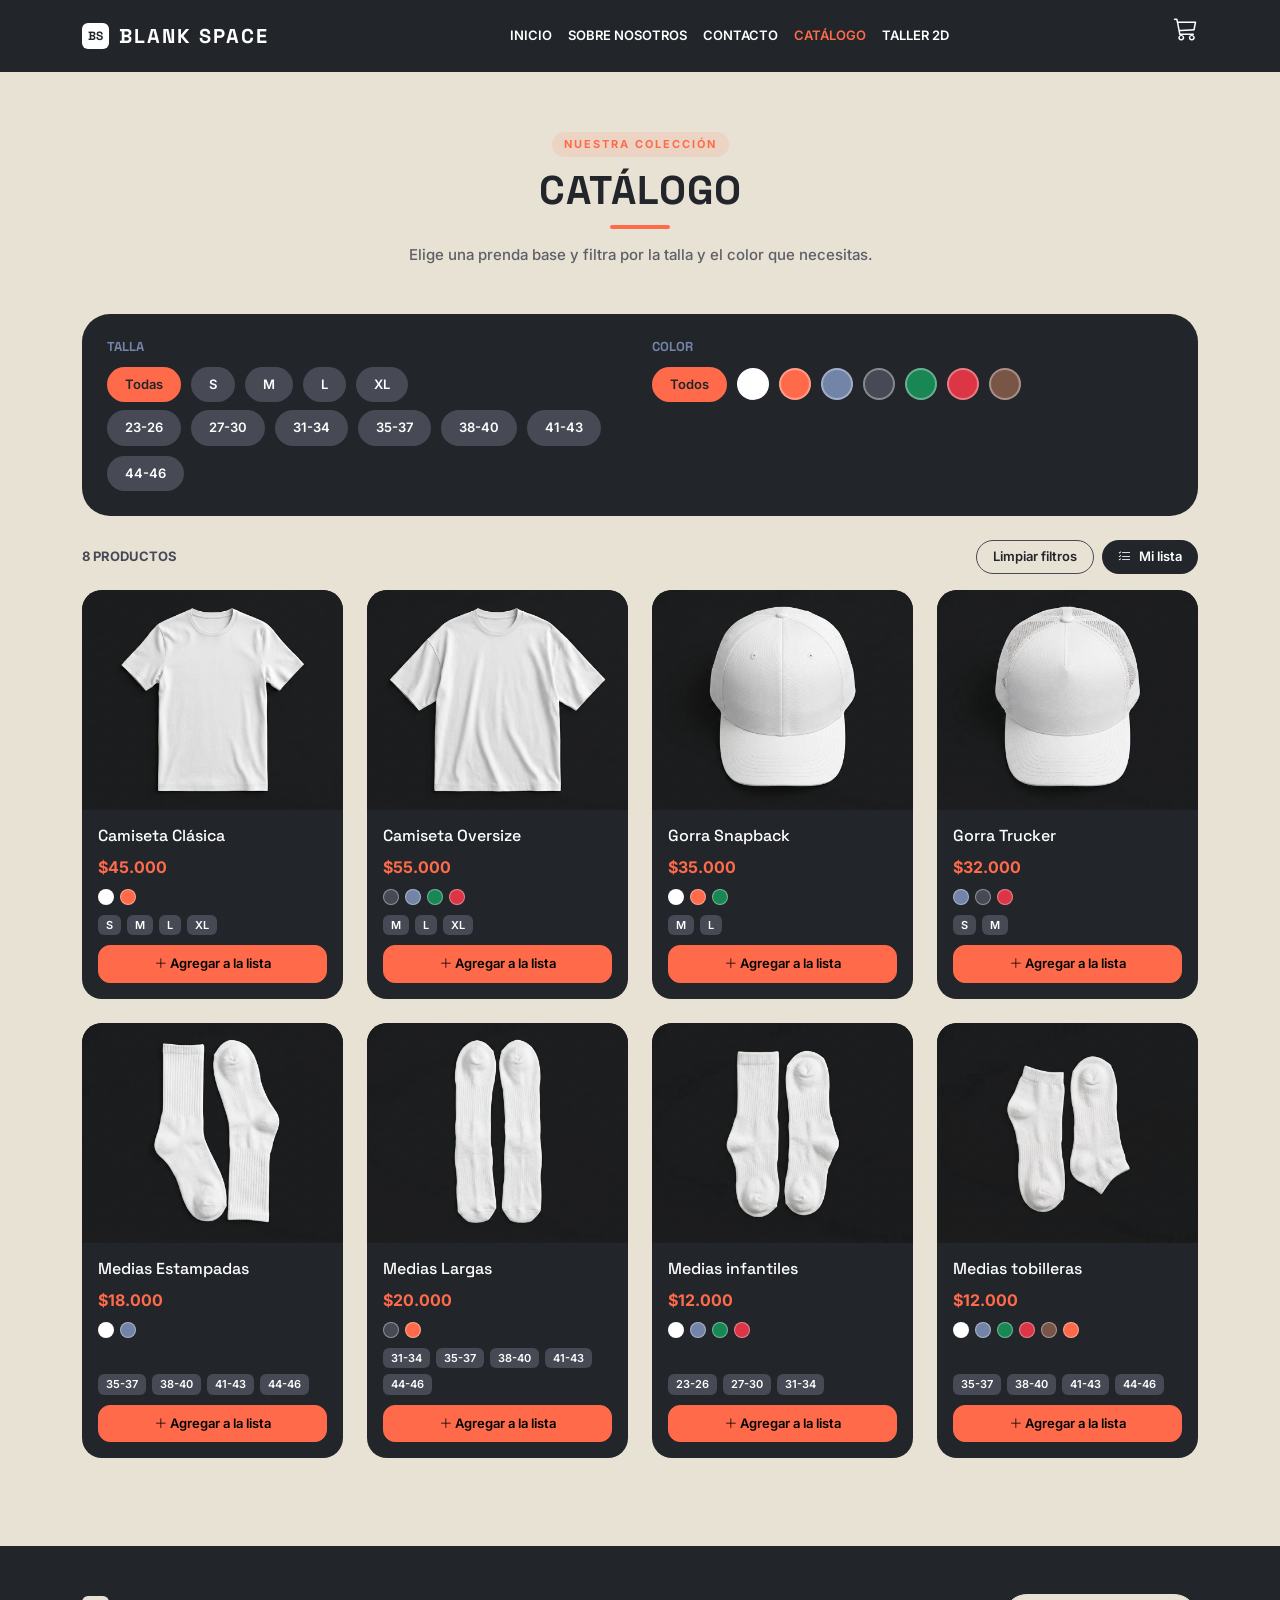
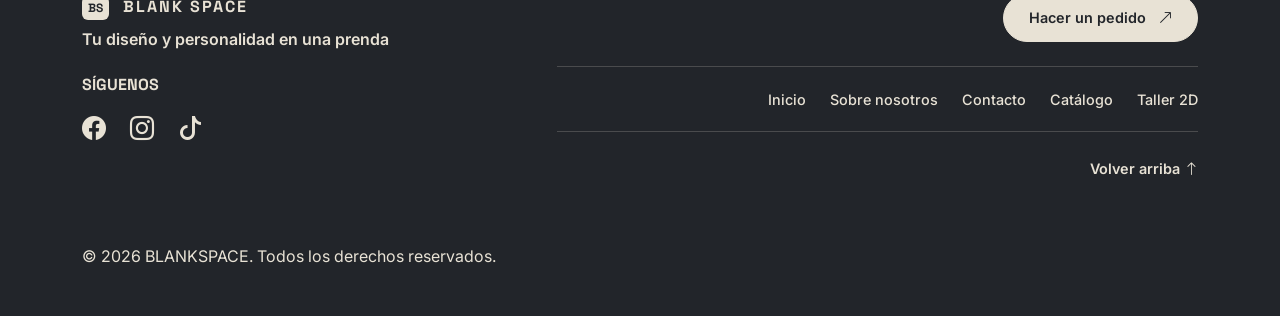
<file: HTML/catalogo.html>
<!doctype html>
<html lang="es">

<head>
  <meta charset="UTF-8" />
  <meta name="viewport" content="width=device-width, initial-scale=1.0" />
  <title>Catálogo | Blank Space</title>

  <link rel="preconnect" href="https://fonts.googleapis.com" />
  <link rel="preconnect" href="https://fonts.gstatic.com" crossorigin />
  <link
    href="https://fonts.googleapis.com/css2?family=Inter:ital,opsz,wght@0,14..32,100..900;1,14..32,100..900&family=Space+Grotesk:wght@300..700&display=swap"
    rel="stylesheet" />

  <link href="https://cdn.jsdelivr.net/npm/bootstrap@5.3.8/dist/css/bootstrap.min.css" rel="stylesheet"
    integrity="sha384-sRIl4kxILFvY47J16cr9ZwB07vP4J8+LH7qKQnuqkuIAvNWLzeN8tE5YBujZqJLB" crossorigin="anonymous" />
  <link href="https://cdn.jsdelivr.net/npm/bootstrap-icons@1.11.3/font/bootstrap-icons.min.css" rel="stylesheet" />

  <link rel="stylesheet" href="../CSS/estilos.css" />
</head>

<body class="d-flex flex-column min-vh-100">

  <!--  NAVBAR -->
  <nav class="navbar navbar-expand-md navbar-bs py-3">
    <div class="container d-flex justify-content-between align-items-center">
      <a class="navbar-brand d-flex align-items-center" href="../index.html">
        <span class="logo">BS</span>
        <span class="marca">BLANK SPACE</span>
      </a>

      <div class="d-flex align-items-center ms-auto gap-3 d-md-none">
        <button class="navbar-toggler border-0 p-0" type="button" data-bs-toggle="collapse" data-bs-target="#menu"
          aria-controls="menu" aria-expanded="false" aria-label="Abrir menú">
          <i class="bi bi-list text-white fs-3"></i>
        </button>
        <a href="#" class="carrito text-decoration-none d-flex align-items-center">
          <i class="bi bi-cart3 fs-4"></i><span class="badge"></span>
        </a>
      </div>

      <div class="collapse navbar-collapse" id="menu">
        <ul class="navbar-nav mx-auto">
          <li class="nav-item"><a class="nav-link" href="../index.html">Inicio</a></li>
          <li class="nav-item"><a class="nav-link" href="sobre-nosotros.html">Sobre nosotros</a></li>
          <li class="nav-item"><a class="nav-link" href="contacto.html">Contacto</a></li>
          <li class="nav-item"><a class="nav-link active" href="catalogo.html">Catálogo</a></li>
          <li class="nav-item"><a class="nav-link" href="./taller.html">Taller 2D</a></li>
        </ul>
        <a href="#" class="carrito text-decoration-none d-none d-md-flex align-items-center">
          <i class="bi bi-cart3 fs-4"></i><span class="badge"></span>
        </a>
      </div>
    </div>
  </nav>

  <!-----------------------------CATÁLOGO ---------------------- -->
  <main class="container py-5 flex-grow-1">
    <section id="catalogo">

      <div class="text-center mb-5 titulo-catalogo-wrapper">
        <span class="badge-subtitulo">NUESTRA COLECCIÓN</span>
        <h1 class="titulo-catalogo">CATÁLOGO</h1>
        <div class="linea-decorativa"></div>
        <p class="subtitulo-catalogo">Elige una prenda base y filtra por la talla y el color que necesitas.</p>
      </div>

      <div class="panel-filtros mb-4">
        <div class="row g-4">

          <div class="col-md-6">
            <h2 class="titulo-filtro">Talla</h2>
            <div class="opciones">
              <button type="button" class="chip-talla activo" data-talla="todas">Todas</button>
              <button type="button" class="chip-talla" data-talla="S">S</button>
              <button type="button" class="chip-talla" data-talla="M">M</button>
              <button type="button" class="chip-talla" data-talla="L">L</button>
              <button type="button" class="chip-talla" data-talla="XL">XL</button>
            </div>
            <div class="opciones mt-2">
              <button type="button" class="chip-talla" data-talla="23-26">23-26</button>
              <button type="button" class="chip-talla" data-talla="27-30">27-30</button>
              <button type="button" class="chip-talla" data-talla="31-34">31-34</button>
              <button type="button" class="chip-talla" data-talla="35-37">35-37</button>
              <button type="button" class="chip-talla" data-talla="38-40">38-40</button>
              <button type="button" class="chip-talla" data-talla="41-43">41-43</button>
              <button type="button" class="chip-talla" data-talla="44-46">44-46</button>
            </div>
          </div>

          <div class="col-md-6">
            <h2 class="titulo-filtro">Color</h2>
            <div class="opciones">
              <button type="button" class="chip-color chip-texto activo" data-color="todos">Todos</button>
              <button type="button" class="chip-color circulo color-blanco" data-color="blanco" aria-label="Blanco"
                title="Blanco"></button>
              <button type="button" class="chip-color circulo color-naranja" data-color="naranja" aria-label="Naranja"
                title="Naranja"></button>
              <button type="button" class="chip-color circulo color-azul" data-color="azul" aria-label="Azul"
                title="Azul"></button>
              <button type="button" class="chip-color circulo color-gris" data-color="gris" aria-label="Gris"
                title="Gris"></button>
              <button type="button" class="chip-color circulo color-verde" data-color="verde" aria-label="Verde"
                title="Verde"></button>
              <button type="button" class="chip-color circulo color-rojo" data-color="rojo" aria-label="Rojo"
                title="Rojo"></button>
              <button type="button" class="chip-color circulo color-cafe" data-color="café" aria-label="Café"
                title="Café"></button>
            </div>
          </div>

        </div>
      </div>

      <div class="d-flex justify-content-between align-items-center flex-wrap gap-2 mb-3">
        <p id="contador" class="contador-productos mb-0"></p>
        <div class="d-flex align-items-center gap-2">
          <button type="button" id="limpiarFiltros" class="boton-limpiar">Limpiar filtros</button>
          <button type="button" class="boton-lista" data-bs-toggle="offcanvas" data-bs-target="#panelLista"
            aria-controls="panelLista">
            <i class="bi bi-list-check"></i> Mi lista
            <span id="badgeLista" class="badge-lista d-none">0</span>
          </button>
        </div>
      </div>

      <div id="listaProductos" class="row g-4"></div>

      <div id="sinResultados" class="sin-resultados d-none">
        <h2 class="h4">No hay productos con esa combinación</h2>
        <p class="mb-0">Prueba con otra talla u otro color, o limpia los filtros.</p>
      </div>

    </section>
  </main>

  <footer class="footer">
    <div class="container py-5">
      <div class="row gy-4">

        <div class="col-12 col-md-5">
          <a href="../index.html" class="text-decoration-none d-inline-block">
            <span class="logo">BS</span>
            <span class="marca">BLANK SPACE</span>
          </a>
          <p class="fw-semibold mt-2">Tu diseño y personalidad en una prenda</p>

          <div class="mt-4">
            <h6 class="fw-bold mb-3">SÍGUENOS</h6>
            <ul class="list-unstyled d-flex gap-4 mb-0">
              <li><a href="https://www.facebook.com/" class="social-link"><i class="bi bi-facebook"
                    id="facebook"></i></a></li>
              <li><a href="https://www.instagram.com/" class="social-link"><i class="bi bi-instagram"
                    id="instagram"></i></a></li>
              <li><a href="https://www.tiktok.com/" class="social-link"><i class="bi bi-tiktok" id="tiktok"></i></a>
              </li>
            </ul>
          </div>
        </div>

        <div class="col-12 col-md-7">
          <div class="text-md-end mb-4">
            <a href="#catalogo" class="btn-pedido">Hacer un pedido <i class="bi bi-arrow-up-right"></i></a>
          </div>

          <nav class="footer-menu">
            <ul class="list-unstyled d-flex flex-wrap justify-content-md-end gap-3 gap-lg-4 mb-0">
              <li><a href="../index.html" class="footer-link">Inicio</a></li>
              <li><a href="sobre-nosotros.html" class="footer-link">Sobre nosotros</a></li>
              <li><a href="contacto.html" class="footer-link">Contacto</a></li>
              <li><a href="catalogo.html" class="footer-link">Catálogo</a></li>
              <li><a href="#" class="footer-link">Taller 2D</a></li>
            </ul>
          </nav>

          <div class="text-md-end mt-4">
            <a href="#" class="back-top">Volver arriba <i class="bi bi-arrow-up"></i></a>
          </div>
        </div>

      </div>
      <div class="copyright mt-5 pt-3">
        <p class="mb-0">&copy; 2026 BLANKSPACE. Todos los derechos reservados.</p>
      </div>
    </div>
  </footer>

  <div class="offcanvas offcanvas-end panel-lista" tabindex="-1" id="panelLista" aria-labelledby="tituloPanelLista">
    <div class="offcanvas-header">
      <h2 class="offcanvas-title" id="tituloPanelLista">Mi lista</h2>
      <button type="button" class="btn-close btn-close-white" data-bs-dismiss="offcanvas" aria-label="Cerrar"></button>
    </div>
    <div class="offcanvas-body">
      <p id="listaVacia" class="lista-vacia">
        Aún no has agregado productos. Pulsa «Agregar a la lista» en las prendas que te gusten.
      </p>
      <ul id="itemsLista" class="items-lista"></ul>
    </div>
    <div class="pie-lista">
      <div class="total-lista">
        <span>Total</span>
        <strong id="totalLista">$0</strong>
      </div>
      <button type="button" id="btnIrTaller3D" class="boton-taller mb-2 w-100 py-2">
        Ir al Taller 3D <i class="bi bi-box-seam"></i>
      </button>
      <button type="button" id="vaciarLista" class="boton-vaciar">Vaciar lista</button>
    </div>
  </div>

  <script src="https://cdn.jsdelivr.net/npm/bootstrap@5.3.8/dist/js/bootstrap.bundle.min.js"
    integrity="sha384-FKyoEForCGlyvwx9Hj09JcYn3nv7wiPVlz7YYwJrWVcXK/BmnVDxM+D2scQbITxI"
    crossorigin="anonymous"></script>
  <script src="../JS/datos.js"></script>
  <script src="../JS/taller.js"></script>
  <script src="../JS/catalogo.js"></script>

</body>

</html>
</file>
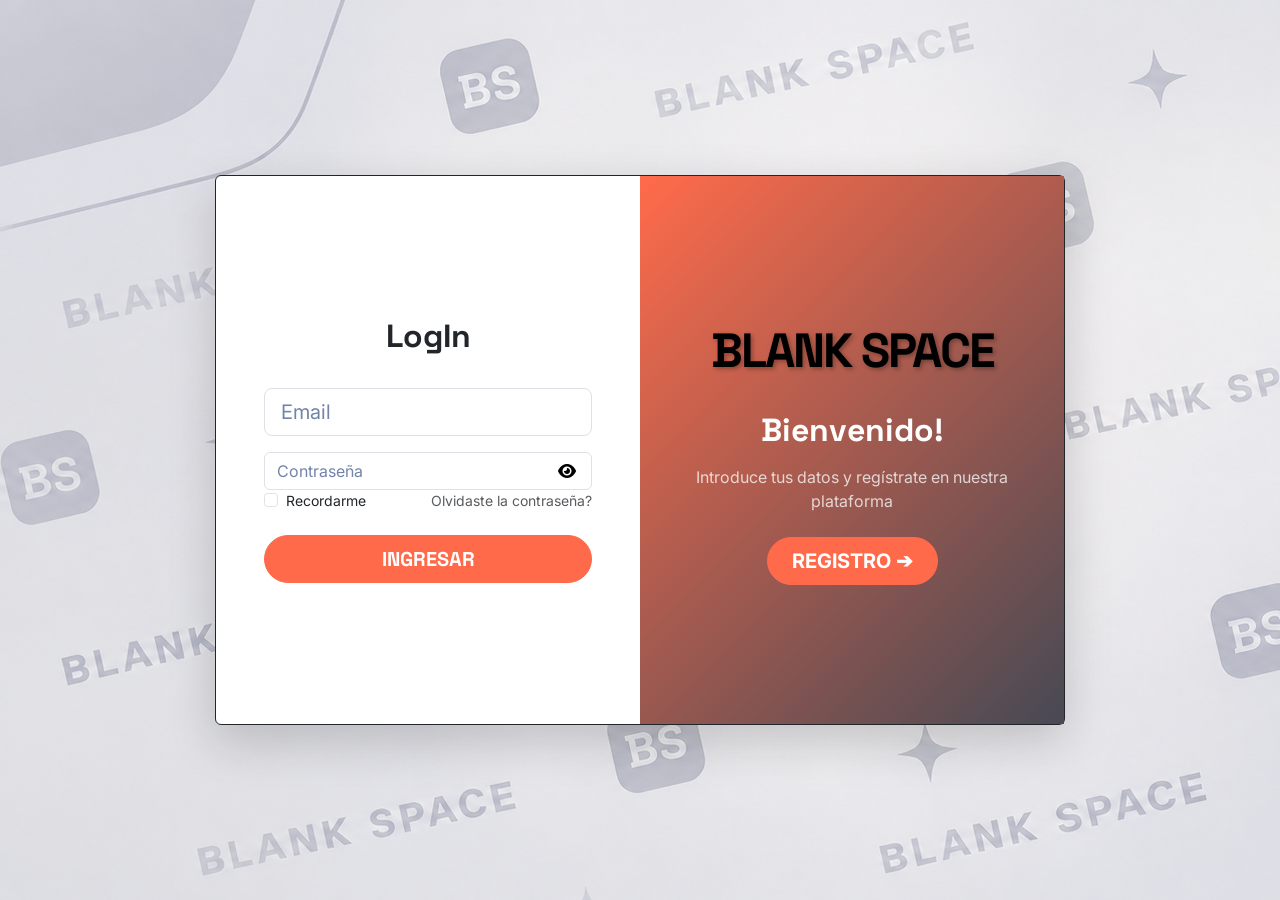
<file: HTML/login.html>
<!DOCTYPE html>
<html lang="es">

<head>
    <meta charset="UTF-8">
    <meta name="viewport" content="width=device-width, initial-scale=1.0">
    <title>Login </title>
    <link rel="preconnect" href="https://fonts.googleapis.com">
    <link rel="preconnect" href="https://fonts.gstatic.com" crossorigin>
    <link href="https://fonts.googleapis.com/css2?family=Inter:wght@300;400;500&family=Space+Grotesk:wght@500;700&display=swap" rel="stylesheet">
    <link href="https://cdn.jsdelivr.net/npm/bootstrap@5.3.8/dist/css/bootstrap.min.css" rel="stylesheet" integrity="sha384-sRIl4kxILFvY47J16cr9ZwB07vP4J8+LH7qKQnuqkuIAvNWLzeN8tE5YBujZqJLB" crossorigin="anonymous">
    <link rel="stylesheet" href="https://cdnjs.cloudflare.com/ajax/libs/font-awesome/6.4.0/css/all.min.css">
    <link rel="stylesheet" href="../CSS/styleLogin.css">
    <link rel="stylesheet" href="../CSS/estilos.css">
</head>

<body class="bg-light d-flex align-items-center justify-content-center vh-100">

    <!-- Contenedor general de la tarjeta -->
    <div class="book-container shadow-lg rounded" id="book">

        <!-- Formulario de Login -->
        <div class="page-base login-form p-5 d-flex flex-column justify-content-center">
            <h2 class="fw-bold mb-4 text-center">LogIn</h2>
            <form id="loginForm">
                <div class="mb-3">
                    <input type="email" class="form-control form-control-lg" placeholder="Email" required>
                </div>
                <div class="position-relative">

                    <input type="password" id="contrasenaLogin" class="form-control password-input"
                        placeholder="Contraseña" required>

                    <button type="button" id="mostrarContrasenaLogin"
                        style="position: absolute; right: 10px; top: 50%; transform: translateY(-50%); z-index: 10; border: none; background: transparent; color: black;">
                        <i class="fa-solid fa-eye"></i>
                    </button>
                </div>

                <div class="d-flex justify-content-between align-items-center mb-4 small">
                    <label class="form-check-label"><input type="checkbox" class="form-check-input me-2">Recordarme</label>
                    <a href="#" class="text-decoration-none text-muted align-content">Olvidaste la contraseña?</a>
                </div>
                <button type="submit" class="btn btn-danger btn-lg w-100 fw-bold rounded-pill">INGRESAR</button>
            </form>
        </div>

        <!-- Formulario de Registro -->
        <div class="page-base register-form p-5 d-flex flex-column justify-content-center bg-white">
            <h2 class="fw-bold mb-4 text-center">Crea tu Cuenta</h2>
            <form id="registroForm">
                <div class="mb-3">
                    <input type="text" class="form-control" placeholder="Nombre completo" required>
                </div>
                <div class="mb-3">
                    <input type="email" class="form-control" placeholder="Correo electrónico" required>
                </div>
                <div class="mb-3">

                    <div class="position-relative">

                        <input type="password" id="contrasena" class="form-control password-input"
                            placeholder="Contraseña" required>

                        <button type="button" id="mostrarContrasena"
                            style="position: absolute; right: 10px; top: 50%; transform: translateY(-50%); z-index: 10; border: none; background: transparent; color: black;">
                            <i class="fa-solid fa-eye"></i>
                        </button>
                    </div>

                    <ul class="requisitos mt-2">
                        <li id="longitud">Mínimo 8 caracteres</li>
                        <li id="mayuscula">Una letra mayúscula</li>
                        <li id="minuscula">Una letra minúscula</li>
                        <li id="numero">Un número</li>
                        <li id="especial">Un carácter especial</li>
                    </ul>

                </div>

                <div class="form-check mb-4 small">
                    <input type="checkbox" class="form-check-input" id="terms" required>
                    <label class="form-check-label text-muted" for="terms">Acepto los términos y condiciones</label>
                </div>
                <button type="submit" class="btn btn-danger w-100 fw-bold rounded-pill">REGISTRO</button>
            </form>
        </div>

        <!-- LA CORTINA ROJA MÓVIL  -->
        <div class="moving-page" id="movingPage">

            <!-- CARA FRONTAL -->
            <div
                class="page-side face-front p-5 d-flex flex-column align-items-center justify-content-center text-center text-white">

                <div class="brand-logo mb-4 mt-n2">
                    <span class="fw-bold text-black"
                        style="font-size: 3rem; font-family: 'Space Grotesk', sans-serif; letter-spacing: -2px; text-shadow: 2px 2px 4px rgba(0,0,0,0.3);">BLANK
                        SPACE</span>
                </div>
                <h2 class="fw-bold mb-3">Bienvenido!</h2>
                <p class="mb-4 opacity-75">Introduce tus datos y regístrate en nuestra plataforma</p>
                <button type="button" class="btn btn-outline-light btn-lg rounded-pill fw-bold px-4"
                    id="btnGoToRegister">REGISTRO ➔</button>
            </div>

            <!-- CARA TRASERA -->
            <div
                class="page-side face-back p-5 d-flex flex-column align-items-center justify-content-center text-center text-white">

                <div class="brand-logo mb-4 mt-n2">
                    <span class="fw-bold text-black"
                        style="font-size: 3rem; font-family: 'Space Grotesk', sans-serif; letter-spacing: -2px; text-shadow: 2px 2px 4px rgba(0,0,0,0.3);">BLANK
                        SPACE</span>
                </div>
                <h2 class="fw-bold mb-3">Tu espacio te espera</h2>
                <p class="mb-4 opacity-75">Accede a tu cuenta ingresando tus datos personales</p>
                <button type="button" class="btn btn-outline-light btn-lg rounded-pill fw-bold px-4" id="btnGoToLogin">⬅
                    LOG IN</button>
            </div>

        </div>

    </div>


    <script src="../JS/scriptLogin.js"></script>
</body>

</html>
</file>
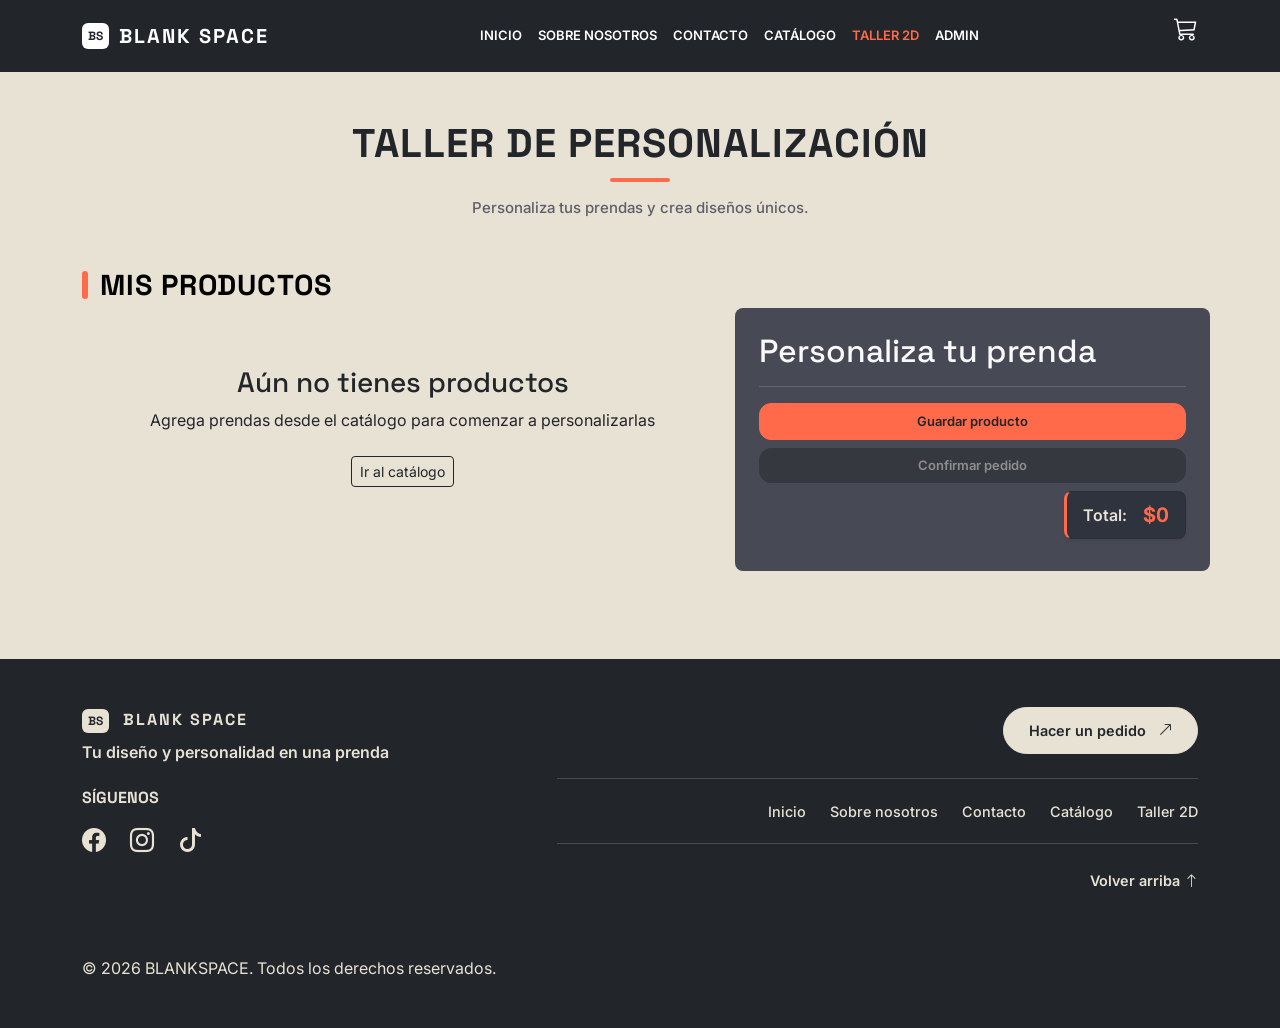
<file: HTML/taller.html>
<!DOCTYPE html>
<html lang="es">

<head>
    <meta charset="UTF-8">
    <meta name="viewport" content="width=device-width, initial-scale=1.0">

    <title>Taller 3D | Blank Space</title>

    <link rel="preconnect" href="https://fonts.googleapis.com">
    <link rel="preconnect" href="https://fonts.gstatic.com" crossorigin>
    <link
        href="https://fonts.googleapis.com/css2?family=Inter:ital,opsz,wght@0,14..32,100..900;1,14..32,100..900&family=Space+Grotesk:wght@300..700&display=swap"
        rel="stylesheet">

    <link href="https://cdn.jsdelivr.net/npm/bootstrap@5.3.8/dist/css/bootstrap.min.css" rel="stylesheet"
        integrity="sha384-sRIl4kxILFvY47J16cr9ZwB07vP4J8+LH7qKQnuqkuIAvNWLzeN8tE5YBujZqJLB" crossorigin="anonymous">
    <link href="https://cdn.jsdelivr.net/npm/bootstrap-icons@1.11.3/font/bootstrap-icons.min.css" rel="stylesheet">
    <link rel="stylesheet" href="https://cdnjs.cloudflare.com/ajax/libs/font-awesome/6.4.0/css/all.min.css">

    <link rel="stylesheet" href="../CSS/estilos.css">
</head>

<body id="inicio" class="d-flex flex-column min-vh-100">

    <!-- ==================== NAVBAR ==================== -->
    <nav class="navbar navbar-expand-md navbar-bs py-3">
        <div class="container d-flex justify-content-between align-items-center">
            <a class="navbar-brand d-flex align-items-center" href="../index.html">
                <span class="logo">BS</span>
                <span class="marca">BLANK SPACE</span>
            </a>

            <div class="d-flex align-items-center ms-auto gap-3 d-md-none">
                <button class="navbar-toggler border-0 p-0" type="button" data-bs-toggle="collapse"
                    data-bs-target="#menu" aria-controls="menu" aria-expanded="false" aria-label="Abrir menú">
                    <i class="bi bi-list text-white fs-3"></i>
                </button>

                <a href="vista-carrito.html" class="carrito text-decoration-none d-flex align-items-center">
                    <i class="bi bi-cart3 fs-4"></i><span class="badge"></span>
                </a>
            </div>

            <div class="collapse navbar-collapse" id="menu">
                <ul class="navbar-nav mx-auto">
                    <li class="nav-item"><a class="nav-link" href="../index.html">Inicio</a></li>
                    <li class="nav-item"><a class="nav-link" href="sobre-nosotros.html">Sobre nosotros</a></li>
                    <li class="nav-item"><a class="nav-link" href="contacto.html">Contacto</a></li>
                    <li class="nav-item"><a class="nav-link" href="catalogo.html">Catálogo</a></li>
                    <li class="nav-item"><a class="nav-link active" href="taller.html">Taller 2D</a></li>
                    <li class="nav-item"><a class="nav-link" href="Admin/admin.html">Admin</a></li>
                </ul>

                <a href="vista-carrito.html" class="carrito text-decoration-none d-none d-md-flex align-items-center">
                    <i class="bi bi-cart3 fs-4"></i><span class="badge"></span>
                </a>
            </div>
        </div>
    </nav>

    <!-- ==================== CONTENIDO PRINCIPAL ==================== -->
    <main class="container my-5 flex-grow-1">

        <section class="text-center mb-5">
            <h1 class="titulo-catalogo">Taller de personalización</h1>
            <div class="linea-decorativa"></div>
            <p class="subtitulo-catalogo">
                Personaliza tus prendas y crea diseños únicos.
            </p>
        </section>

        <!-- AREA DE PERSONALIZACION -->
        <section class="row g-4">

            <!-- COLUMNA IZQUIERDA: CARRUSEL -->
            <div class="col-12 col-lg-7">
                <div class="zona-carrusel">
                    <div class="d-flex justify-content-between align-items-center mb-3">
                        <h2>Mis productos</h2>
                    </div>

                    <!-- Mensaje cuando no hay productos en la lista -->
                    <div id="listaVacia" class="text-center py-5 d-none">
                        <h3>Aún no tienes productos</h3>
                        <p>Agrega prendas desde el catálogo para comenzar a personalizarlas</p>
                        <a href="catalogo.html" class="btn btn-outline-dark btn-sm mt-2">Ir al catálogo</a>
                    </div>

                    <!-- En el celular arrastrar mueve el diseno y no cambia de producto -->
                    <div id="carruselProductos" class="carousel slide d-none" data-bs-touch="false">
                        <div class="carousel-inner fondo-carrusel-personalizado p-4 rounded text-white shadow"
                            id="contenedor-productos">
                            <!-- El JS dibuja aca un canvas por cada prenda -->
                        </div>

                        <button class="carousel-control-prev" type="button" data-bs-target="#carruselProductos"
                            data-bs-slide="prev" style="width: 8%;">
                           <span class="carousel-control-prev-icon" aria-hidden="true" style="filter: brightness(0);"></span>
                            <span class="visually-hidden">Anterior</span>
                        </button>
                        <button class="carousel-control-next" type="button" data-bs-target="#carruselProductos"
                            data-bs-slide="next" style="width: 8%;">
                            <span class="carousel-control-next-icon" aria-hidden="true" style="filter: brightness(0);"></span>
                            <span class="visually-hidden">Siguiente</span>
                        </button>
                    </div>
                </div>
            </div>

            <!-- COLUMNA DERECHA: PERSONALIZACION -->
            <div class="contenedor-panel col-12 col-lg-5 text-light p-4 rounded-3">
                <div class="panel-personalizacion">

                    <h2>Personaliza tu prenda</h2>

                    <!-- OPCIONES DE PERSONALIZACION -->
                    <div id="opciones-producto" class="d-none">

                        <div class="informacion-producto mb-4">
                            <h3 id="nombre-producto"></h3>
                            <!-- El JS muestra aca el precio y, si hay diseño, el desglose del recargo -->
                            <p id="precio-producto"></p>
                        </div>

                        <!-- TALLAS -->
                        <div class="grupo-opcion mb-4">
                            <label class="form-label fw-bold small text-uppercase">TALLA:</label>
                            <div id="opcionesTallas" class="d-flex flex-wrap gap-2"></div>
                        </div>

                        <!-- COLORES -->
                        <div class="grupo-opcion mb-4">
                            <label class="form-label fw-bold small text-uppercase">COLOR:</label>
                            <div id="opcionesColores" class="d-flex flex-wrap gap-2"></div>
                        </div>

                        <!-- SUBIR DISEñO -->
                        <div class="grupo-opcion mb-4">
                            <label for="archivo-logo" class="form-label fw-bold small text-uppercase">
                                DISEÑO:
                            </label>

                            <input type="file" id="archivo-logo" class="form-control"
                                accept="image/png, image/jpeg, image/webp">

                            <small class="text-light">
                                Sube tu archivo en formato PNG, JPG o WEBP (máximo 2 MB).
                            </small>

                            <!-- Controles que aparecen cuando ya hay un diseno subido -->
                            <div id="controlesDiseno" class="d-none mt-3">
                                <p class="small mb-3">
                                    Arrastra el diseño para moverlo, las esquinas para cambiar su tamaño y el círculo
                                    naranja para girarlo. Toca cualquier punto de la prenda para llevarlo ahí.
                                    En el celular puedes pellizcar con dos dedos.
                                </p>

                                <label for="tamanoDiseno" class="form-label fw-bold small text-uppercase">Tamaño</label>
                                <input type="range" id="tamanoDiseno" class="form-range" min="5" max="150" value="30">

                                <label for="rotacionDiseno"
                                    class="form-label fw-bold small text-uppercase">Rotación</label>
                                <input type="range" id="rotacionDiseno" class="form-range" min="-180" max="180"
                                    value="0">

                                <div class="mb-2">
                                    <label for="desplazarX" class="form-label small mb-0">Horizontal (izquierda ↔
                                        derecha)</label>
                                    <input type="range" class="form-range" id="desplazarX" min="0" max="100" value="50">
                                </div>

                                <div class="mb-2">
                                    <label for="desplazarY" class="form-label small mb-0">Vertical (arriba ↕
                                        abajo)</label>
                                    <input type="range" class="form-range" id="desplazarY" min="0" max="100" value="42">
                                </div>

                                <div class="d-flex flex-wrap gap-2 mt-2">
                                    <button type="button" id="restablecerDiseno"
                                        class="btn btn-sm btn-outline-light">Restablecer</button>
                                    <button type="button" id="voltearDiseno"
                                        class="btn btn-sm btn-outline-light">Voltear</button>
                                    <button type="button" id="alternarGuias"
                                        class="btn btn-sm btn-outline-light">Ocultar guías</button>
                                    <button type="button" id="quitarDiseno" class="btn btn-sm btn-outline-light">Quitar
                                        diseño</button>

                                    <div class="panel-estilo">
                                        <h3 class="titulo-filtro"><i class="bi bi-brush me-2"></i>Estilo del diseño</h3>

                                        <!-- Los precios que se ven aqui deben coincidir con RECARGO_ESTAMPADO y RECARGO_BORDADO del JS -->
                                        <div class="opciones">
                                            <button type="button" class="chip-estilo activo"
                                                data-estilo="estampado">Estampado (+$10.000)</button>
                                            <button type="button" class="chip-estilo"
                                                data-estilo="bordado">Bordado (+$25.000)</button>
                                        </div>

                                        <!-- Solo se ve cuando el estilo es bordado -->
                                        <div id="controlBordado" class="d-none mt-3">
                                            <label for="relieveBordado" class="form-label small fw-semibold">Relieve de
                                                las puntadas</label>
                                            <input type="range" class="form-range" id="relieveBordado" min="0.5" max="4"
                                                step="0.1" value="1.5">
                                        </div>
                                    </div>
                                </div>
                            </div>
                        </div>

                        <!-- CANTIDAD -->
                        <div class="grupo-opcion mb-4">
                            <label for="inputCantidadPrenda"
                                class="form-label fw-bold small text-uppercase">Cantidad</label>
                            <input type="number" id="inputCantidadPrenda" class="form-control bg-white text-dark"
                                value="1" min="1">
                        </div>

                    </div>

                    <!-- BOTON GUARDAR -->
                    <div class="acciones-producto">
                        <button type="button" id="btn-guardar">
                            Guardar producto
                        </button>
                        <p id="mensajeEstado" class="small mt-2 mb-0" role="status"></p>

                        <button type="button" id="btn-ir-carrito" class="btn-confirmar-pedido" disabled>
                            Confirmar pedido
                        </button>
                        <p id="mensajeEstado" class="small mt-2 mb-0" role="status"></p>
                    </div>

                </div>
                 <div class="d-flex justify-content-end mb-2">
            <div class="d-inline-flex align-items-center gap-3 px-3 py-2 rounded-3 shadow-sm"
                style="background-color: #2f333d; border: 1px solid rgba(36, 39, 46, 0.25); border-left: 3px solid var(--tomato);">
                <span class="fw-semibold" style="color: var(--soft-linen);">Total:</span>
                <span id="totalLista" class="fw-bold fs-5"
                    style="color: var(--tomato); font-variant-numeric: tabular-nums;">$67.000</span>
            </div>
        </div>
            </div>

        </section>

    </main>

    <!-- ==================== FOOTER ==================== -->
    <footer class="footer">
        <div class="container py-5">
            <div class="row gy-4">

                <!-- LADO IZQUIERDO -->
                <div class="col-12 col-md-5">
                    <a href="../index.html" class="text-decoration-none d-inline-block">
                        <span class="logo">BS</span>
                        <span class="marca">BLANK SPACE</span>
                    </a>

                    <p class="fw-semibold mt-2">
                        Tu diseño y personalidad en una prenda
                    </p>

                    <div class="mt-4">
                        <h6 class="fw-bold mb-3">SÍGUENOS</h6>

                        <ul class="list-unstyled d-flex gap-4 mb-0">
                            <li>
                                <a href="https://www.facebook.com/" class="social-link">
                                    <i class="bi bi-facebook" id="facebook"></i>
                                </a>
                            </li>
                            <li>
                                <a href="https://www.instagram.com/" class="social-link">
                                    <i class="bi bi-instagram" id="instagram"></i>
                                </a>
                            </li>
                            <li>
                                <a href="https://www.tiktok.com/" class="social-link">
                                    <i class="bi bi-tiktok" id="tiktok"></i>
                                </a>
                            </li>
                        </ul>
                    </div>
                </div>

                <!-- LADO DERECHO -->
                <div class="col-12 col-md-7">
                    <div class="text-md-end mb-4">
                        <a href="catalogo.html" class="btn-pedido">
                            Hacer un pedido
                            <i class="bi bi-arrow-up-right"></i>
                        </a>
                    </div>

                    <nav class="footer-menu">
                        <ul class="list-unstyled d-flex flex-wrap justify-content-md-end gap-3 gap-lg-4 mb-0">
                            <li><a href="../index.html" class="footer-link">Inicio</a></li>
                            <li><a href="sobre-nosotros.html" class="footer-link">Sobre nosotros</a></li>
                            <li><a href="contacto.html" class="footer-link">Contacto</a></li>
                            <li><a href="catalogo.html" class="footer-link">Catálogo</a></li>
                            <li><a href="taller.html" class="footer-link">Taller 2D</a></li>
                        </ul>
                    </nav>

                    <div class="text-md-end mt-4">
                        <a href="#inicio" class="back-top">
                            Volver arriba
                            <i class="bi bi-arrow-up"></i>
                        </a>
                    </div>
                </div>

            </div>
            <div class="copyright mt-5 pt-3">
                <p class="mb-0">
                    &copy; 2026 BLANKSPACE. Todos los derechos reservados.
                </p>
            </div>
        </div>
    </footer>

    <script src="https://cdn.jsdelivr.net/npm/bootstrap@5.3.8/dist/js/bootstrap.bundle.min.js"
        integrity="sha384-FKyoEForCGlyvwx9Hj09JcYn3nv7wiPVlz7YYwJrWVcXK/BmnVDxM+D2scQbITxI"
        crossorigin="anonymous"></script>
    <script src="../JS/datos.js"></script>
    <script src="../JS/taller.js"></script>
</body>

</html>
</file>
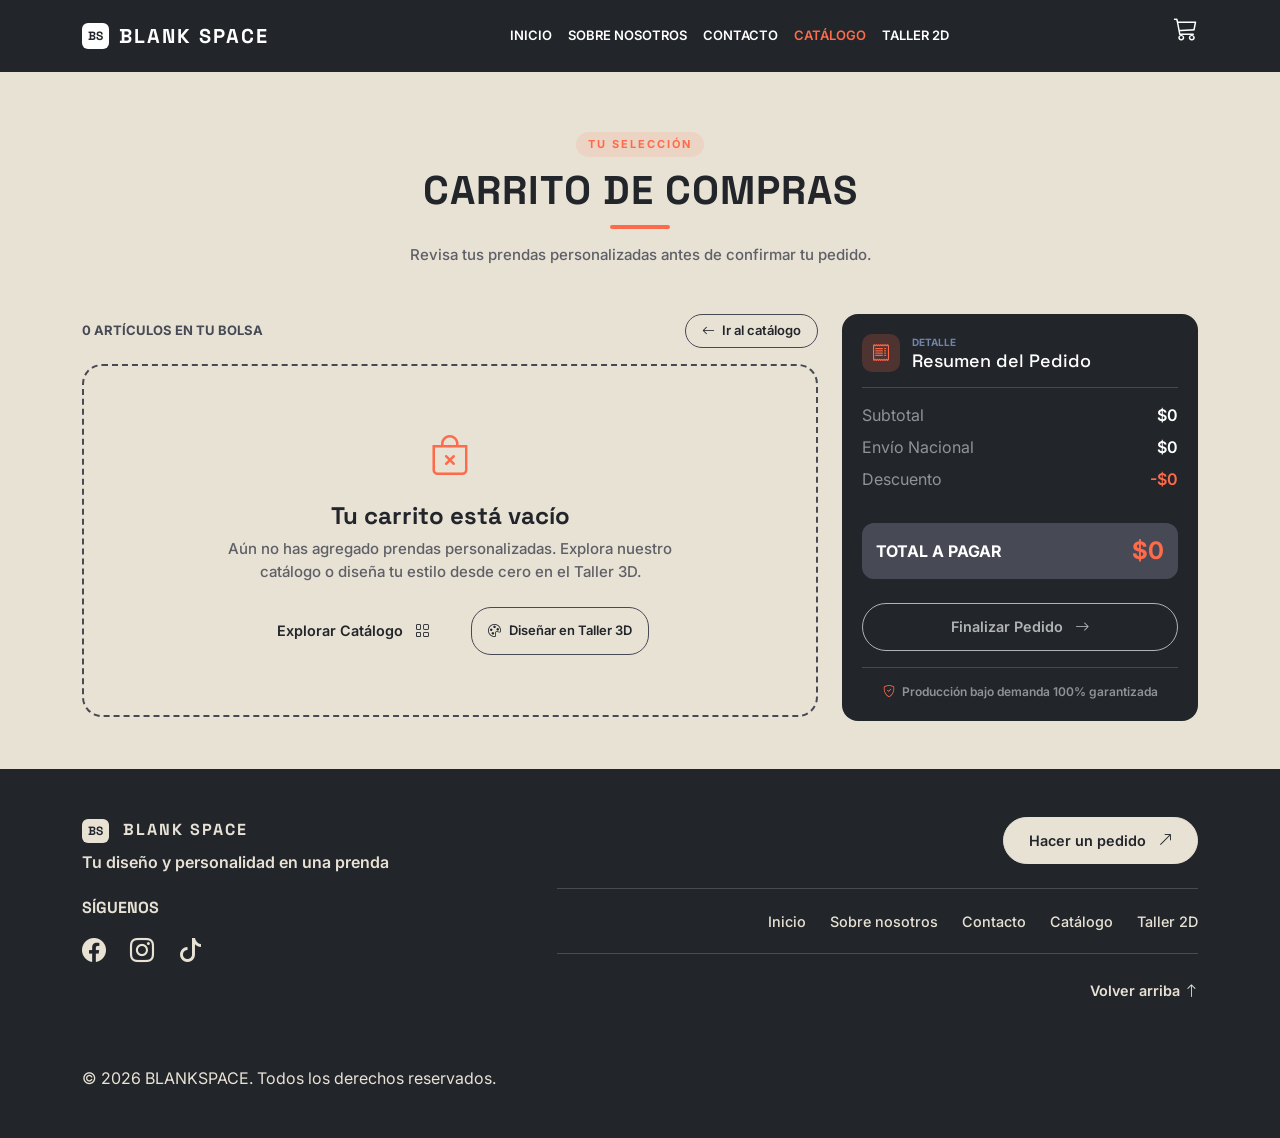
<file: HTML/vista-carrito.html>
<!DOCTYPE html>
<html lang="es">
<head>
    <meta charset="UTF-8">
    <meta name="viewport" content="width=device-width, initial-scale=1.0">
    <title>Carrito | Blank Space</title>
   
 
  <link rel="preconnect" href="https://fonts.googleapis.com" />
  <link rel="preconnect" href="https://fonts.gstatic.com" crossorigin />
  <link
    href="https://fonts.googleapis.com/css2?family=Inter:ital,opsz,wght@0,14..32,100..900;1,14..32,100..900&family=Space+Grotesk:wght@300..700&display=swap"
    rel="stylesheet" />

  <link href="https://cdn.jsdelivr.net/npm/bootstrap@5.3.8/dist/css/bootstrap.min.css" rel="stylesheet"
    integrity="sha384-sRIl4kxILFvY47J16cr9ZwB07vP4J8+LH7qKQnuqkuIAvNWLzeN8tE5YBujZqJLB" crossorigin="anonymous" />
  <link href="https://cdn.jsdelivr.net/npm/bootstrap-icons@1.11.3/font/bootstrap-icons.min.css" rel="stylesheet" />

  <link rel="stylesheet" href="../CSS/estilos.css" />
  <link rel="stylesheet" href="../CSS/carrito.css" />
</head>


<body>

   
    <!--  NAVBAR -->
  <nav class="navbar navbar-expand-md navbar-bs py-3">
    <div class="container d-flex justify-content-between align-items-center">
      <a class="navbar-brand d-flex align-items-center" href="../index.html">
        <span class="logo">BS</span>
        <span class="marca">BLANK SPACE</span>
      </a>

      <div class="d-flex align-items-center ms-auto gap-3 d-md-none">
        <button class="navbar-toggler border-0 p-0" type="button" data-bs-toggle="collapse" data-bs-target="#menu"
          aria-controls="menu" aria-expanded="false" aria-label="Abrir menú">
          <i class="bi bi-list text-white fs-3"></i>
        </button>
        <a href="#" class="carrito text-decoration-none d-flex align-items-center">
          <i class="bi bi-cart3 fs-4"></i><span class="badge"></span>
        </a>
      </div>

      <div class="collapse navbar-collapse" id="menu">
        <ul class="navbar-nav mx-auto">
          <li class="nav-item"><a class="nav-link" href="../index.html">Inicio</a></li>
          <li class="nav-item"><a class="nav-link" href="sobre-nosotros.html">Sobre nosotros</a></li>
          <li class="nav-item"><a class="nav-link" href="contacto.html">Contacto</a></li>
          <li class="nav-item"><a class="nav-link active" href="catalogo.html">Catálogo</a></li>
          <li class="nav-item"><a class="nav-link" href="./taller.html">Taller 2D</a></li>
        </ul>
        <a href="#" class="carrito text-decoration-none d-none d-md-flex align-items-center">
          <i class="bi bi-cart3 fs-4"></i><span class="badge"></span>
        </a>
      </div>
    </div>
  </nav>

    <main class="container my-5">
       
        <header class="titulo-catalogo-wrapper text-center mb-5">
            <span class="badge-subtitulo">Tu Selección</span>
            <h1 class="titulo-catalogo">Carrito de Compras</h1>
            <div class="linea-decorativa"></div>
            <p class="subtitulo-catalogo">Revisa tus prendas personalizadas antes de confirmar tu pedido.</p>
        </header>

       
        <div class="row g-4">
            
           <section class="col-lg-8">
                
                <!-- Barra superior -->
                <div class="d-flex flex-wrap justify-content-between align-items-center gap-2 mb-3">
                    <span class="contador-productos" id="texto-cantidad-productos">0 Artículos en tu bolsa</span>
                    <a href="catalogo.html" class="boton-limpiar text-decoration-none">
                        <i class="bi bi-arrow-left me-1"></i> Ir al catálogo
                    </a>
                </div>

                <!-- Contenedor  -->
                <div id="lista-productos-carrito">
                    
                   
                    <div class="sin-resultados" id="carrito-vacio">
                        <i class="bi bi-bag-x fs-1 texto-tomato d-block mb-3"></i>
                        <h2 class="h4 fw-bold mb-2">Tu carrito está vacío</h2>
                        <p class="subtitulo-catalogo mb-4">
                            Aún no has agregado prendas personalizadas. Explora nuestro catálogo o diseña tu estilo desde cero en el Taller 3D.
                        </p>
                        <div class="d-flex flex-wrap justify-content-center gap-3">
                            <a href="catalogo.html" class="btn-pedido">
                                <span>Explorar Catálogo</span>
                                <i class="bi bi-grid"></i>
                            </a>
                            <a href="taller.html" class="boton-limpiar text-decoration-none d-inline-flex align-items-center">
                                <i class="bi bi-palette me-2"></i> Diseñar en Taller 3D
                            </a>
                        </div>
                    </div>

                </div>

            </section>

            <!--  Resumen del Pedido  -->
            <aside class="col-lg-4">
                <div class="card tarjeta border-0 sticky-lg-top" style="top: 90px;">
                    <div class="tarjeta-header">
                        <div class="icono icono-tomato">
                            <i class="bi bi-receipt"></i>
                        </div>
                        <div>
                            <span class="sobretitulo texto-glaucous">Detalle</span>
                            <h2 class="tarjeta-titulo">Resumen del Pedido</h2>
                        </div>
                    </div>

                    <ul class="list-unstyled mb-3">
                        <li class="d-flex justify-content-between mb-2">
                            <span class="text-white-50">Subtotal</span>
                            <span class="fw-semibold text-white" id="resumen-subtotal">$0</span>
                        </li>
                        <li class="d-flex justify-content-between mb-2">
                            <span class="text-white-50">Envío Nacional</span>
                            <span class="fw-semibold text-white" id="resumen-envio">$0</span>
                        </li>
                        <li class="d-flex justify-content-between mb-2">
                            <span class="text-white-50">Descuento</span>
                            <span class="texto-tomato fw-semibold" id="resumen-descuento">-$0</span>
                        </li>
                    </ul>

                    <div class="caja justify-content-between mt-2 mb-4">
                        <span class="fw-bold text-uppercase">Total a pagar</span>
                        <span class="fs-4 fw-bold texto-tomato" id="resumen-total">$0</span>
                    </div>

                   
                    <button type="button" id="btn-finalizar-pedido" class="btn btn-pedido w-100 justify-content-center" disabled>
                        <span>Finalizar Pedido</span>
                        <i class="bi bi-arrow-right"></i>
                    </button>

                    <div class="tarjeta-footer text-white-50 mt-3">
                        <i class="bi bi-shield-check texto-tomato me-1"></i> Producción bajo demanda 100% garantizada
                    </div>
                </div>
            </aside>

        </div>
    </main>

    <footer class="footer">
    <div class="container py-5">
      <div class="row gy-4">

        <div class="col-12 col-md-5">
          <a href="../index.html" class="text-decoration-none d-inline-block">
            <span class="logo">BS</span>
            <span class="marca">BLANK SPACE</span>
          </a>
          <p class="fw-semibold mt-2">Tu diseño y personalidad en una prenda</p>

          <div class="mt-4">
            <h6 class="fw-bold mb-3">SÍGUENOS</h6>
            <ul class="list-unstyled d-flex gap-4 mb-0">
              <li><a href="https://www.facebook.com/" class="social-link"><i class="bi bi-facebook" id="facebook"></i></a></li>
              <li><a href="https://www.instagram.com/" class="social-link"><i class="bi bi-instagram" id="instagram"></i></a></li>
              <li><a href="https://www.tiktok.com/" class="social-link"><i class="bi bi-tiktok" id="tiktok"></i></a></li>
            </ul>
          </div>
        </div>

        <div class="col-12 col-md-7">
          <div class="text-md-end mb-4">
            <a href="#catalogo" class="btn-pedido">Hacer un pedido <i class="bi bi-arrow-up-right"></i></a>
          </div>

          <nav class="footer-menu">
            <ul class="list-unstyled d-flex flex-wrap justify-content-md-end gap-3 gap-lg-4 mb-0">
              <li><a href="../index.html" class="footer-link">Inicio</a></li>
              <li><a href="sobre-nosotros.html" class="footer-link">Sobre nosotros</a></li>
              <li><a href="contacto.html" class="footer-link">Contacto</a></li>
              <li><a href="catalogo.html" class="footer-link">Catálogo</a></li>
              <li><a href="#" class="footer-link">Taller 2D</a></li>
            </ul>
          </nav>

          <div class="text-md-end mt-4">
            <a href="#" class="back-top">Volver arriba <i class="bi bi-arrow-up"></i></a>
          </div>
        </div>

      </div>
      <div class="copyright mt-5 pt-3">
        <p class="mb-0">&copy; 2026 BLANKSPACE. Todos los derechos reservados.</p>
      </div>
    </div>
  </footer>

  <script src="https://cdn.jsdelivr.net/npm/bootstrap@5.3.8/dist/js/bootstrap.bundle.min.js" integrity="sha384-FKyoEForCGlyvwx9Hj09JcYn3nv7wiPVlz7YYwJrWVcXK/BmnVDxM+D2scQbITxI" crossorigin="anonymous"></script>
  <script src="../JS/carrito.js"></script>
</body>
</html>
</file>
<file: CSS/estilos.css>
:root {
  --soft-linen: #e8e2d5;
  --shadow-gray: #22252a;
  --tomato: #ff6b4a;
  --glaucous: #7284a8;
  --charcoal-blue: #474954;
  --white: #ffffff;
  --black: #000000;
  --fondo-imagen: #111214;
  


  .color-verde {
    background-color: #198754;
  }

  .color-rojo {
    background-color: #dc3545;
  }

  .color-cafe {
    background-color: #795548;
  }


  .color-verde {
    background-color: #198754;
  }

  .color-rojo {
    background-color: #dc3545;
  }

  .color-cafe {
    background-color: #795548;
  }

  --tomato-12: color-mix(in srgb, var(--tomato) 12%, transparent);
  --tomato-20: color-mix(in srgb, var(--tomato) 20%, transparent);
  --tomato-35: color-mix(in srgb, var(--tomato) 35%, transparent);
  --glaucous-25: color-mix(in srgb, var(--glaucous) 25%, transparent);
  --linen-20: color-mix(in srgb, var(--soft-linen) 20%, transparent);
  --white-8: color-mix(in srgb, var(--white) 8%, transparent);
  --white-10: color-mix(in srgb, var(--white) 10%, transparent);
  --white-35: color-mix(in srgb, var(--white) 35%, transparent);
  --white-40: color-mix(in srgb, var(--white) 40%, transparent);
  --white-75: color-mix(in srgb, var(--white) 75%, transparent);
  --black-15: color-mix(in srgb, var(--black) 15%, transparent);
  --black-45: color-mix(in srgb, var(--black) 45%, transparent);
  --black-85: color-mix(in srgb, var(--black) 85%, transparent);

  /* Tipografías */
  --font-title: "Space Grotesk",
  sans-serif;
  --font-text: "Inter",
  sans-serif;
}

/* BASE */
html {
  scroll-behavior: smooth;
}

body {
  box-sizing: border-box;
  margin: 0;
  padding: 0;
  background-color: var(--soft-linen);
  color: var(--shadow-gray);
  font-family: var(--font-text);
}

h1,
h2,
h3,
h4,
h5,
h6 {
  font-family: var(--font-title);
}

p {
  font-family: var(--font-text);
}

/*  NAVBAR*/
.navbar-bs {
  background-color: var(--shadow-gray);
}

.logo {
  background-color: var(--white);
  color: var(--shadow-gray);
  font-family: var(--font-title);
  font-weight: 700;
  font-size: 12px;
  padding: 4px 6px;
  border-radius: 6px;
  margin-right: 10px;
}

.marca {
  font-family: var(--font-title);
  font-weight: 700;
  letter-spacing: 2px;
  color: var(--white);
}

.navbar-bs .nav-link {
  color: var(--white);
  font-size: 13px;
  font-weight: 600;
  text-transform: uppercase;
}

.navbar-bs .nav-link:hover,
.navbar-bs .nav-link.active {
  color: var(--tomato);
}

.carrito {
  display: inline-flex;
  align-items: center;
  transform: translateY(-6px);
  color: white;
}

.carrito:hover {
  color: var(--tomato);
}

.carrito .badge {
  position: absolute;
  top: -6px;
  right: -10px;
  font-size: 10px;
  background-color: var(--tomato);
  border-radius: 50%;
}

/* ---------- Menú hamburguesa ---------- */
.navbar-bs .navbar-toggler {
  border: 1px solid var(--charcoal-blue);
  border-radius: 10px;
  padding: 4px 10px;
}

.navbar-bs .navbar-toggler:focus {
  box-shadow: 0 0 0 3px var(--tomato-35);
}

@media (max-width: 767.98px) {
  .navbar-bs .navbar-collapse {
    margin-top: 12px;
    padding-top: 8px;
    border-top: 1px solid var(--charcoal-blue);
  }

  .navbar-bs .nav-link {
    padding: 12px 0;
    border-bottom: 1px solid var(--white-8);
  }

  .carrito {
    display: inline-block;
    margin-top: 14px;
  }
}

/*  HERO */
.titulo-hero {
  font-size: 70px;
  font-weight: 700;
  line-height: 1;
}

.etiqueta-hero {
  font-size: 12px;
  font-weight: 700;
  text-transform: uppercase;
  letter-spacing: 1px;
}

.etiqueta-hero::before {
  content: "";
  display: inline-block;
  width: 9px;
  height: 9px;
  border-radius: 50%;
  background-color: var(--tomato);
  margin-right: 8px;
}

/*CARRUSEL */

.carousel-item::after {
  content: "";
  position: absolute;
  inset: 0;
  width: 100%;
  height: 100%;
  background: var(--black-45);
  z-index: 1;
}

/* ---------- Carrusel de integrantes ---------- */
.carrusel {
  border: 3px solid var(--shadow-gray);
  border-radius: 18px;
  overflow: hidden;
}

.carrusel .carousel-item {
  height: 300px;
  background-color: var(--shadow-gray);
  background-image: url("../IMG/bs.jpg");
  background-repeat: no-repeat;
  background-position: center;
  background-size: cover;
}

.carrusel .carousel-item::after {
  background: linear-gradient(to top, var(--black-85), transparent 60%);
}

.carrusel .carousel-item img {
  width: 100%;
  height: 100%;
  object-fit: cover;
}

.carrusel .carousel-item img.foto-integrante {
  object-fit: contain;
  object-position: center;
  background-color: transparent;
}

.carrusel .carousel-caption {
  z-index: 2;
  text-align: left;
  left: 16px;
  bottom: 14px;
  padding: 0;
}

.carrusel .carousel-caption h3 {
  font-size: 18px;
  margin: 0;
}

.carrusel .carousel-indicators,
.carrusel .carousel-control-prev,
.carrusel .carousel-control-next {
  z-index: 3;
}

.rol {
  display: inline-block;
  background-color: var(--tomato);
  color: var(--white);
  font-size: 10px;
  font-weight: 700;
  text-transform: uppercase;
  padding: 2px 8px;
  border-radius: 4px;
  margin-bottom: 6px;
}

/* ---------- Flechas personalizadas ---------- */
#carouselExampleFade .carousel-control-prev-icon,
#carouselExampleFade .carousel-control-next-icon,
#carrusel-comentarios .carousel-control-prev-icon,
#carrusel-comentarios .carousel-control-next-icon {
  background-image: none;
}

#carrusel-comentarios .carousel-control-prev-icon,
#carrusel-comentarios .carousel-control-next-icon {
  width: auto;
  height: auto;
}

#carouselExampleFade .carousel-control-prev-icon::after,
#carouselExampleFade .carousel-control-next-icon::after {
  font-size: 3rem;
  font-weight: bold;
  color: var(--tomato);
}

#carrusel-comentarios .carousel-control-prev-icon::after,
#carrusel-comentarios .carousel-control-next-icon::after {
  font-size: 3.5rem;
  font-weight: bold;
  color: var(--tomato);
}

#carouselExampleFade .carousel-control-prev-icon::after,
#carrusel-comentarios .carousel-control-prev-icon::after {
  content: "‹";
}

#carouselExampleFade .carousel-control-next-icon::after,
#carrusel-comentarios .carousel-control-next-icon::after {
  content: "›";
}

#carouselExampleFade .carousel-control-prev,
#carouselExampleFade .carousel-control-next {
  width: 12%;
  opacity: 0.8;
  transition: opacity 0.3s ease;
}

#carouselExampleFade .carousel-control-prev:hover,
#carouselExampleFade .carousel-control-next:hover {
  opacity: 1;
}

/* ---------- Indicadores de comentarios ---------- */
#carrusel-comentarios .carousel-indicators [data-bs-target] {
  background-color: var(--tomato);
  opacity: 0.5;
}

#carrusel-comentarios .carousel-indicators .active {
  opacity: 1;
}

/* SECCIÓN ESTRELLA */
.seccion-estrella-full {
  position: relative;
  width: 100%;
  background-color: var(--shadow-gray);
  border-radius: 24px;
}

.badge-destacado,
.badge-subtitulo {
  display: inline-block;
  font-size: 11px;
  font-weight: 700;
  letter-spacing: 2px;
  text-transform: uppercase;
  color: var(--tomato);
  background-color: var(--tomato-12);
  border-radius: 20px;
}

.badge-destacado {
  padding: 5px 14px;
  margin-bottom: 8px;
}

.titulo-estrella {
  font-size: 2.4rem;
  font-weight: 800;
  letter-spacing: 1.5px;
  color: var(--white);
  text-transform: uppercase;
  margin-bottom: 8px;
}

.texto-naranja {
  color: var(--tomato);
  text-shadow: 0 0 15px var(--tomato-35);
}

.linea-naranja,
.linea-decorativa {
  height: 4px;
  background-color: var(--tomato);
  border-radius: 2px;
}

.linea-naranja {
  width: 70px;
  margin: 0 auto;
}

.marco-carrusel {
  border-radius: 24px;
  overflow: hidden;
  border: 1px solid var(--white-10);
}

.img-carrusel {
  object-fit: cover;
  object-position: center;
}

/* TARJETAS */
.tarjeta {
  display: flex;
  flex-direction: column;
  height: 100%;
  padding: 20px;
  background-color: var(--shadow-gray);
  color: var(--white);
  border-radius: 1rem;
  border: 1px solid rgba(255, 255, 255, 0.1);
}

.tarjeta-header {
  display: flex;
  align-items: center;
  gap: 12px;
  padding-bottom: 15px;
  margin-bottom: 15px;
  border-bottom: 1px solid var(--charcoal-blue);
}

.tarjeta-titulo {
  font-size: 18px;
  margin: 0;
}


.sobretitulo {
  display: block;
  font-size: 10px;
  font-weight: 700;
  text-transform: uppercase;
}


.icono {
  display: flex;
  align-items: center;
  justify-content: center;
  width: 38px;
  height: 38px;
  border-radius: 10px;
  font-size: 18px;
}

.icono-glaucous {
  background-color: var(--glaucous-25);
  color: var(--glaucous);
}

.icono-tomato {
  background-color: var(--tomato-20);
  color: var(--tomato);
}

.subtitulo {
  font-size: 13px;
  font-weight: 700;
  text-transform: uppercase;
  margin-bottom: 8px;
}

.caja {
  background-color: var(--charcoal-blue);
  border-radius: 12px;
  padding: 10px 14px;
  font-size: 1rem;
  margin-bottom: 10px;
  display: flex;
  align-items: center;
  justify-content: center;
}

#mision:hover,
#valores:hover,
#vision:hover {
  transform: translateY(-6px);
}

.lista-valores {
  display: flex;
  flex-direction: column;
  gap: 5px;
}

.lista-valores .valor {
  margin-bottom: 0;
}

.valor {
  display: flex;
  align-items: center;
  justify-content: center;
  gap: 12px;
}

.valor i {
  color: var(--tomato);
  flex-shrink: 0;
}

.valor p {
  margin: 0;
}

.tarjeta-footer {
  margin-top: auto;
  padding-top: 15px;
  border-top: 1px solid var(--charcoal-blue);
  text-align: center;
  font-size: 12px;
  font-weight: 600;
}

.texto-glaucous {
  color: var(--glaucous);
}

.texto-tomato {
  color: var(--tomato) !important;
}

.fa-brands,
.fa-github {
  width: 40px;
  height: 40px;
  color: var(--soft-linen);
}

.tarjeta a {
  color: var(--soft-linen);
  transition: all 0.3s ease;
}

.tarjeta a:hover {
  color: var(--tomato);
  transform: scale(1.15);
}

#equipo {
  color: var(--tomato);
}

.tarjeta-equipo {
  height: 190px !important;
  display: flex;
  flex-direction: column;
  justify-content: space-between;
}

.tarjeta-equipo .caja {
  height: 75px;
  margin-bottom: 0;
}

.tarjeta-equipo:hover {
  background-color: var(--tomato);
}

/* FOOTER */
.footer {
  background-color: var(--shadow-gray);
  color: var(--soft-linen);
  margin-top: 40px;
  font-family: var(--font-text);
}

.footer .logo {
  background-color: var(--soft-linen);
  color: var(--shadow-gray);
}

.footer .marca {
  color: var(--soft-linen);
  font-family: var(--font-title);
  letter-spacing: 2px;
}

.footer p {
  color: var(--soft-linen);
}

/* ---------- Botón hacer pedido ---------- */
.btn-pedido {
  display: inline-flex;
  align-items: center;
  gap: 12px;
  padding: 12px 25px;
  background-color: var(--soft-linen);
  color: var(--shadow-gray);
  border: 1px solid var(--soft-linen);
  border-radius: 30px;
  text-decoration: none;
  font-family: var(--font-text);
  font-weight: 600;
  font-size: 0.9rem;
  transition: all 0.3s ease;
}

.btn-pedido:hover {
  background-color: var(--tomato);
  border-color: var(--tomato);
  color: var(--shadow-gray);
  transform: translateY(-4px);
}

/* ---------- Menú de navegación ---------- */
.footer-menu {
  border-top: 1px solid var(--linen-20);
  border-bottom: 1px solid var(--linen-20);
  padding: 20px 0;
}

.footer-link {
  color: var(--soft-linen);
  text-decoration: none;
  font-family: var(--font-text);
  font-size: 0.9rem;
  font-weight: 500;
  transition: color 0.3s ease;
}

.footer-link:hover,
.back-top:hover {
  color: var(--tomato);
}

/* ---------- Redes sociales ---------- */
.social-link {
  display: inline-block;
  color: var(--soft-linen);
  font-size: 1.5rem;
  transition: all 0.3s ease;
}

.social-link:hover {
  transform: translateY(-4px);
}

#facebook:hover,
#instagram:hover,
#tiktok:hover {
  color: var(--tomato);
}

.back-top {
  color: var(--soft-linen);
  text-decoration: none;
  font-size: 0.9rem;
  font-weight: 600;
  transition: color 0.3s ease;
}

/*  UTILIDADES DE FONDO */
.bg-tomato {
  background-color: var(--tomato);
}

.bg-glacous {
  background-color: var(--glaucous);
}

.bg-white {
  background-color: var(--white);
}

.bg-black {
  background-color: var(--shadow-gray) !important;
  color: var(--white);
}

/*   CATÁLOGO */
.titulo-catalogo-wrapper {
  position: relative;
  padding-top: 10px;
}

.badge-subtitulo {
  padding: 4px 12px;
  margin-bottom: 10px;
}

.titulo-catalogo {
  font-size: 2.5rem;
  font-weight: 800;
  letter-spacing: 1px;
  color: var(--shadow-gray);
  margin-bottom: 10px;
  text-transform: uppercase;
}

.linea-decorativa {
  position: relative;
  width: 60px;
  margin: 0 auto 15px auto;
}

.subtitulo-catalogo {
  font-size: 15px;
  color: var(--charcoal-blue);
  opacity: 0.85;
  max-width: 500px;
  margin: 0 auto;
  font-weight: 500;
}

/* ---------- Colores de producto ---------- */
.color-negro {
  background-color: var(--shadow-gray);
}

.color-blanco {
  background-color: var(--white);
}

.color-naranja {
  background-color: var(--tomato);
}

.color-azul {
  background-color: var(--glaucous);
}

.color-gris {
  background-color: var(--charcoal-blue);
}

/* ---------- Panel de filtros ---------- */
.panel-filtros {
  background-color: var(--shadow-gray);
  color: var(--white);
  border-radius: 28px;
  padding: 25px;
}

.titulo-filtro {
  font-size: 13px;
  font-weight: 700;
  text-transform: uppercase;
  color: var(--glaucous);
  margin-bottom: 12px;
}

.opciones {
  display: flex;
  flex-wrap: wrap;
  align-items: center;
  gap: 10px;
}

.chip-talla,
.chip-texto {
  background-color: var(--charcoal-blue);
  color: var(--white);
  border: 2px solid transparent;
  border-radius: 20px;
  padding: 6px 16px;
  font-family: var(--font-text);
  font-size: 13px;
  font-weight: 600;
  transition: all 0.3s ease;
}

.chip-talla:hover,
.chip-texto:hover {
  border-color: var(--tomato);
}

.chip-talla.activo,
.chip-texto.activo {
  background-color: var(--tomato);
  color: var(--shadow-gray);
}

.circulo {
  width: 32px;
  height: 32px;
  padding: 0;
  border-radius: 50%;
  border: 2px solid var(--white-35);
  transition: all 0.3s ease;
}

.circulo:hover {
  transform: scale(1.1);
}

.circulo.activo {
  border-color: var(--white);
  box-shadow: 0 0 0 3px var(--tomato);
}

.contador-productos {
  font-size: 13px;
  font-weight: 700;
  text-transform: uppercase;
  color: var(--charcoal-blue);
}

.boton-limpiar {
  background: none;
  color: var(--shadow-gray);
  border: 1px solid var(--charcoal-blue);
  border-radius: 20px;
  padding: 6px 16px;
  font-size: 13px;
  font-weight: 600;
  transition: all 0.3s ease;
}

.boton-limpiar:hover {
  color: var(--tomato);
  border-color: var(--tomato);
}

/* ---------- Tarjeta de producto ---------- */
.producto {
  display: flex;
  flex-direction: column;
  height: 100%;
  background-color: var(--shadow-gray);
  color: var(--white);
  border-radius: 20px;
  overflow: hidden;
  transition: transform 0.3s ease;
}

.producto:hover {
  transform: translateY(-6px);
}

.producto-img {
  height: 220px;
  background-color: var(--charcoal-blue);
}

.producto-img img {
  width: 100%;
  height: 100%;
  object-fit: cover;
}

.producto-info {
  display: flex;
  flex-direction: column;
  flex-grow: 1;
  gap: 10px;
  padding: 16px;
}

.producto-nombre {
  font-size: 16px;
  margin: 0;
}

.producto-precio {
  margin: 0;
  font-weight: 700;
  color: var(--tomato);
}

.producto-colores {
  display: flex;
  gap: 6px;
}

.punto {
  display: inline-block;
  width: 16px;
  height: 16px;
  border-radius: 50%;
  border: 1px solid var(--white-40);
}

.producto-tallas {
  display: flex;
  flex-wrap: wrap;
  gap: 6px;
  margin-top: auto;
}

.etiqueta-talla {
  background-color: var(--charcoal-blue);
  font-size: 11px;
  font-weight: 600;
  padding: 2px 8px;
  border-radius: 6px;
}

.sin-resultados {
  text-align: center;
  padding: 60px 20px;
  border: 2px dashed var(--charcoal-blue);
  border-radius: 20px;
}

.contenedor-panel {
  align-self: flex-start;
  margin-top: 4rem; /* ajusta hasta que quede alineado con el carrusel */
}

/* Solo en pantallas grandes (en el celular el panel va debajo y no hace falta) */
@media (min-width: 992px) {

  /* El panel se vuelve una columna con altura maxima */
  .panel-personalizacion {
    display: flex;
    flex-direction: column;
    max-height: calc(100vh - 220px);
    /* ajusta este numero si lo quieres mas alto o mas bajo */
  }

  #opciones-producto {
    flex: 1 1 auto;
    min-height: 0;
    overflow-y: auto;
    padding-right: 0.5rem;
  }

  .panel-personalizacion>h2,
  .acciones-producto {
    flex: 0 0 auto;
  }

  .acciones-producto {
    padding-top: 1rem;
    margin-top: 0.5rem;
    border-top: 1px solid rgba(255, 255, 255, 0.15);
  }

  #opciones-producto::-webkit-scrollbar {
    width: 6px;
  }

  #opciones-producto::-webkit-scrollbar-thumb {
    background: rgba(255, 255, 255, 0.35);
    border-radius: 3px;
  }

  #opciones-producto {
    scrollbar-width: thin;
    /* para Firefox */
    scrollbar-color: rgba(255, 255, 255, 0.35) transparent;
  }
}

/* COMENTARIOS  */
.panel-titulo-comentarios {
  background-color: var(--shadow-gray);
  border-radius: 28px;
  box-shadow: 0 10px 30px var(--black-15);
}

.subtitulo-comentarios {
  color: var(--white-75);
  font-size: 15px;
  max-width: 500px;
  margin-left: auto;
  margin-right: auto;
}

/* ADMIN  */

.gestion-productos {
  display: flex;
  gap: 20px;
  margin-top: 25px;
  padding-left: 20px;
  align-items: flex-start;
}

.formulario-producto {
  width: 280px;
  flex-shrink: 0;
  padding: 15px;
  border: 1px solid var(--tomato);
  border-radius: 8px;
}

.tabla-productos {
  flex: 1;
  overflow-x: auto;
}

.contenido {
  flex: 1;
  padding: 40px !important;
  border-radius: 12px;
}

#titulo-admin {
  font-size: 26px;
  font-weight: 600;
  margin-bottom: 8px;
  color: #333;
}

.form-select {
  border: 1px solid #d5d9d2;
  border-radius: 8px;
  padding: 10px;
  font-size: 14px;
  background-color: #fff;
}

.subir-imagen {
  width: 120px;
  height: 120px;
  border: 2px dashed var(--shadow-gray);
  border-radius: 8px;
  display: flex;
  flex-direction: column;
  justify-content: center;
  align-items: center;
  cursor: pointer;
}

.subir-imagen span {
  font-size: 35px;
}

.subir-imagen p {
  font-size: 12px;
  margin: 0;
}

.subir-imagen:hover {
  border: var(--shadow-gray) !important;
  background-color: var(--tomato);
}

.btn-guardar {
  width: 100%;
  padding: 10px;
  background-color: #FFFFFF;
  color: black;
  border: 1px solid var(--shadow-gray);
  border-radius: 8px;
  font-size: 14px;
  font-weight: 600;
}

.btn-guardar:hover,
.boton-enviar:hover {
  background-color: var(--tomato);
  border-color: var(--shadow-gray);
}

.btn-outline-tomato {
  color: var(--tomato);
  border-color: var(--tomato);
  background-color: transparent;
  transition: all 0.2s ease-in-out;
}

.btn-outline-tomato:hover {
  background-color: var(--tomato);
  color: #ffffff;
  border-color: var(--tomato);
}

.btn-tomato {
  background-color: var(--tomato);
  border: 1px solid var(--tomato);
  color: #ffffff;
  font-weight: 600;
  transition: all 0.2s ease-in-out;
}

.btn-tomato:hover,
.btn-tomato:focus {
  background-color: #e55636;
  border-color: #e55636;
  color: #ffffff;
}

.btn-accion-tomato {
  width: 34px;
  height: 34px;
  padding: 0;
  display: inline-flex;
  align-items: center;
  justify-content: center;
  color: var(--tomato);
  border: 1px solid var(--tomato);
  background-color: transparent;
  transition: all 0.2s ease-in-out;
}

.btn-accion-tomato:hover {
  background-color: var(--tomato);
  border-color: var(--tomato);
  color: #ffffff;
}

.btn-accion-eliminar:hover {
  background-color: #dc3545;
  border-color: #dc3545;
  color: #ffffff;
}

.modal-admin .modal-header {
  border-bottom: 2px solid var(--tomato);
}

.btn.btn-glaucous {
  background-color: #1a1d22;
  border: 1px solid #474954;
  border-radius: 10px;
  color: #f3f4f6;
  display: inline-flex;
  align-items: center;
  gap: 8px;
  padding: 6px 12px;
  font-weight: 500;
  transition: all 0.2s ease-in-out;
}

.btn.btn-glaucous i {
  color: var(--glaucous, #7284a8);
}

.btn.btn-glaucous:hover,
.btn.btn-glaucous:focus {
  background-color: #262a32;
  border-color: var(--glaucous, #7284a8);
  color: #ffffff;
}

.modal-admin-dark .modal-content {
  background-color: var(--shadow-gray);
  color: #f3f4f6;
  border: 1px solid var(--charcoal-blue);
}

.modal-admin-dark .modal-header {
  border-bottom: 1px solid var(--charcoal-blue);
}

.modal-admin-dark .modal-footer {
  border-top: 1px solid var(--charcoal-blue);
}

.modal-admin-dark .form-label {
  color: #f3f4f6;
}

.modal-admin-dark .form-control,
.modal-admin-dark .form-select {
  background-color: #1a1d22;
  border-color: var(--charcoal-blue);
  color: #f3f4f6;
}

.modal-admin-dark .form-control::placeholder {
  color: #9ca3af;
}

.modal-admin-dark .form-select option {
  background-color: var(--shadow-gray);
  color: #f3f4f6;
}

.modal-admin-dark .chip-talla {
  background-color: #1a1d22;
  border: 1px solid var(--charcoal-blue);
  color: #f3f4f6;
  border-radius: 8px;
  padding: 6px 14px;
  font-size: 0.875rem;
  font-weight: 500;
  cursor: pointer;
  transition: all 0.15s ease;
}

.modal-admin-dark .chip-talla:hover {
  border-color: rgba(242, 92, 42, 0.6);
  background-color: rgba(242, 92, 42, 0.05);
}

.modal-admin-dark .chip-talla.activo {
  border-color: var(--tomato);
  background-color: rgba(255, 107, 74, 0.15);
  color: #ffffff;
  box-shadow: 0 0 10px rgba(255, 107, 74, 0.15);
}

.modal-admin-dark .color-swatch {
  width: 32px;
  height: 32px;
  border-radius: 50%;
  border: 1px solid var(--charcoal-blue);
  display: inline-flex;
  align-items: center;
  justify-content: center;
  padding: 0;
  cursor: pointer;
  transition: transform 0.15s ease, box-shadow 0.15s ease;
}

.modal-admin-dark .color-swatch i {
  opacity: 0;
  color: #ffffff;
  font-size: 0.95rem;
  transition: opacity 0.15s ease;
}

.modal-admin-dark .color-swatch-light i {
  color: #141619;
}

.modal-admin-dark .color-swatch.activo {
  box-shadow: 0 0 0 2px var(--shadow-gray), 0 0 0 4px var(--glaucous);
  transform: scale(1.08);
}

.modal-admin-dark .color-swatch.activo i {
  opacity: 1;
}

.modal-admin-dark .dropzone-imagen {
  width: 100%;
  min-height: 120px;
  background-color: #1a1d22;
  border: 2px dashed var(--charcoal-blue);
  border-radius: 12px;
  display: flex;
  align-items: center;
  justify-content: center;
  padding: 16px;
  cursor: pointer;
  text-align: center;
  transition: border-color 0.2s ease, background-color 0.2s ease;
}

.modal-admin-dark .dropzone-imagen:hover,
.modal-admin-dark .dropzone-imagen.dragover {
  border-color: var(--glaucous);
  background-color: rgba(114, 132, 168, 0.08);
}

.modal-admin-dark .dropzone-placeholder {
  display: flex;
  flex-direction: column;
  align-items: center;
  gap: 4px;
  color: #f3f4f6;
  font-size: 0.9rem;
}

.modal-admin-dark .dropzone-placeholder i {
  color: var(--glaucous);
}

.modal-admin-dark .dropzone-placeholder small {
  color: #9ca3af;
  font-size: 0.78rem;
}

.modal-admin-dark .dropzone-preview {
  max-height: 110px;
  max-width: 100%;
  border-radius: 8px;
  object-fit: contain;
  border: 1px solid var(--charcoal-blue);
}

.resumen-color-dot {
  width: 14px;
  height: 14px;
  border-radius: 50%;
  border: 1px solid rgba(255, 255, 255, 0.25);
  display: inline-block;
}

.resumen-color-extra {
  font-size: 0.75rem;
  color: #9ca3af;
  font-weight: 600;
}

.resumen-conteo {
  font-size: 0.8rem;
  color: #9ca3af;
}

.btn.btn-limpiar-filtros {
  background-color: var(--white);
  border: 1px solid #d5cfc2; /* Borde suave acorde al soft-linen */
  border-radius: 8px;
  color: var(--charcoal-blue);
  display: inline-flex;
  align-items: center;
  justify-content: center;
  gap: 6px;
  padding: 10px 12px;
  font-size: 14px;
  line-height: 1.5;
  transition: all 0.2s ease-in-out;
}

.btn.btn-limpiar-filtros:hover,
.btn.btn-limpiar-filtros:focus-visible {
  background-color: #fff5f2; /* Tinte muy sutil de --tomato */
  border-color: var(--tomato);
  color: var(--tomato);
}

.btn.btn-limpiar-filtros:focus:not(:focus-visible) {
  box-shadow: none;
  outline: none;
}

.btn.btn-limpiar-filtros:active {
  transform: scale(0.95);
}

.icono-bold {
  -webkit-text-stroke: 0.8px currentColor;
}

/* ---Estilos de formulario contacto */

.etiqueta-form {
  margin-bottom: 0.5rem;
}

.bloque-form {
  margin-bottom: 1rem;
}

.nota-form {
  margin-top: 1rem;
  font-size: 15px;
}

.boton-enviar {
  background: none;
  color: var(--shadow-gray);
  background-color: #FFFFFF;
  border: 1px solid var(--charcoal-blue);
  border-radius: 20px;
  padding: 6px 16px;
  font-size: 13px;
  font-weight: 600;
  transition: all 0.3s ease;
}



@media (max-width: 992px) {
  .gestion-productos {
    flex-direction: column;
    padding-left: 10px;
    padding-right: 10px;
  }

  .formulario-producto {
    width: 100%;
    margin-bottom: 20px;
  }

  .tabla-productos {
    width: 100%;
  }
}

.choices__list--multiple .choices__item {
  background-color: var(--tomato) !important;
  border-color: var(--tomato) !important;
}

/* ================= CARRITO DE COMPRAS ================= */
.item-carrito {
  height: auto;
  transition: transform 0.3s ease, border-color 0.3s ease;
}

.item-carrito:hover {
  border-color: var(--tomato);
}

.item-carrito-img {
  width: 115px;
  height: 115px;
  object-fit: cover;
  border-radius: 12px;
  background-color: var(--charcoal-blue);
  flex-shrink: 0;
}

.control-cantidad {
  display: inline-flex;
  align-items: center;
  background-color: var(--charcoal-blue);
  border-radius: 20px;
  padding: 2px;
  border: 1px solid var(--white-10);
}

.control-cantidad button {
  width: 30px;
  height: 30px;
  border: none;
  border-radius: 50%;
  background-color: transparent;
  color: var(--white);
  font-weight: 700;
  transition: background-color 0.2s ease, color 0.2s ease;
}

.control-cantidad button:hover {
  background-color: var(--tomato);
  color: var(--shadow-gray);
}

.control-cantidad span {
  width: 36px;
  text-align: center;
  font-weight: 600;
  font-size: 14px;
}

.btn-eliminar-item {
  background: none;
  border: none;
  color: var(--white-40);
  font-size: 1.1rem;
  transition: color 0.2s ease, transform 0.2s ease;
}

.btn-eliminar-item:hover {
  color: var(--tomato);
  transform: scale(1.1);
}

.input-cupon {
  background-color: var(--charcoal-blue);
  border: 1px solid var(--white-10);
  color: var(--white);
  border-radius: 20px;
  font-size: 13px;
  padding: 6px 14px;
}

.input-cupon::placeholder {
  color: var(--white-40);
}

.input-cupon:focus {
  background-color: var(--charcoal-blue);
  color: var(--white);
  border-color: var(--tomato);
  box-shadow: 0 0 0 3px var(--tomato-20);
}

.btn-agregar {
  width: 100%;
  padding: 8px 12px;
  background: var(--tomato);
  color: black;
  border: 1px solid var(--tomato);
  border-radius: 12px;
  font-size: 13px;
  font-weight: 600;
  transition: all 0.3s ease;
}

.btn-agregar:hover {
  background: transparent;
  border: 1px solid black;
  background-color: var(--charcoal-blue);
  color: black;
}

.btn-agregar.en-lista {
  background-color: grey;
  border-color: black;
  color: black;
}

.btn-agregar.en-lista:hover {
  background-color: var(--tomato);
  border-color: var(--tomato);
}

/* Botón "Mi lista" con su badge */
.boton-lista {
  display: inline-flex;
  align-items: center;
  gap: 8px;
  background-color: var(--shadow-gray);
  color: white;
  border: 0;
  border-radius: 20px;
  padding: 7px 16px;
  font-size: 13px;
  font-weight: 600;
  transition: all 0.3s ease;
}

.boton-lista:hover {
  background-color: var(--tomato);
  color: var(--shadow-gray);
}

.badge-lista {
  display: inline-flex;
  align-items: center;
  justify-content: center;
  min-width: 20px;
  height: 20px;
  padding: 0 6px;
  background-color: var(--tomato);
  color: var(--shadow-gray);
  border-radius: 10px;
  font-size: 11px;
  font-weight: 700;
}

.boton-lista:hover .badge-lista {
  background-color: var(--shadow-gray);
  color: white;
}

/* Panel lateral */
.panel-lista {
  background-color: var(--shadow-gray);
  color: white;
}

.panel-lista .offcanvas-title {
  font-size: 18px;
}

.lista-vacia {
  color: var(--glaucous);
  font-size: 14px;
}

.items-lista {
  list-style: none;
  margin: 0;
  padding: 0;
  display: flex;
  flex-direction: column;
  gap: 14px;
}

.item-lista {
  display: flex;
  align-items: center;
  gap: 12px;
  padding: 10px;
  background-color: var(--charcoal-blue);
  border-radius: 14px;
}

.item-lista img {
  width: 64px;
  height: 64px;
  object-fit: cover;
  border-radius: 10px;
}

.item-datos {
  flex-grow: 1;
}

.item-nombre {
  margin: 0;
  font-size: 14px;
  font-weight: 600;
}

.item-precio {
  margin: 2px 0 6px;
  font-size: 14px;
  font-weight: 700;
  color: var(--tomato);
}

.item-cantidad {
  display: inline-flex;
  align-items: center;
  gap: 10px;
  font-size: 13px;
}

.btn-cantidad {
  width: 26px;
  height: 26px;
  border: 0;
  border-radius: 50%;
  background-color: var(--shadow-gray);
  color: white;
  line-height: 1;
  transition: all 0.3s ease;
}

.btn-cantidad:hover:not(:disabled) {
  background-color: var(--tomato);
  color: var(--shadow-gray);
}

.btn-cantidad:disabled {
  opacity: 0.4;
}

.btn-quitar {
  background: none;
  border: 0;
  color: var(--soft-linen);
  font-size: 18px;
  transition: color 0.3s ease;
}

.btn-quitar:hover {
  color: var(--tomato);
}

/* Pie del panel */
.pie-lista {
  padding: 16px;
  border-top: 1px solid var(--charcoal-blue);
}

.total-lista {
  display: flex;
  justify-content: space-between;
  margin-bottom: 12px;
  font-size: 16px;
}

.total-lista strong {
  color: var(--tomato);
}

.boton-vaciar {
  width: 100%;
  padding: 10px;
  background: var(--tomato);
  color: var(--shadow-gray);
  border: 1px solid var(--tomato);
  border-radius: 12px;
  font-weight: 600;
  cursor: pointer;
  transition: background 0.3s ease, color 0.3s ease, border-color 0.3s ease, opacity 0.3s ease;
}

.boton-vaciar:hover:not(:disabled) {
  background: var(--shadow-gray);
  border-color: var(--tomato);
  color: var(--tomato);
}

.boton-vaciar:active:not(:disabled) {
  background: var(--shadow-gray);
  border-color: var(--shadow-gray);
  color: var(--tomato);
  opacity: 0.9;
}

.boton-vaciar:disabled {
  background: #3a3d45;
  border-color: #3a3d45;
  color: #9ca3af;
  opacity: 0.7;
  cursor: not-allowed;
}

.boton-taller {
  background-color: var(--tomato);
  color: var(--shadow-gray);
  border: 1px solid var(--tomato);
  border-radius: 12px;
  font-weight: 600;
  cursor: pointer;
  outline: none;
  transition: background-color 0.25s ease, color 0.25s ease, border-color 0.25s ease, opacity 0.25s ease;
}

.boton-taller:hover {
  background-color: var(--shadow-gray);
  border-color: var(--tomato);
  color: var(--tomato);
}

.boton-taller:active,
.boton-taller:focus,
.boton-taller:focus-visible {
  background-color: var(--shadow-gray);
  border-color: var(--shadow-gray);
  color: var(--tomato);
  outline: none;
  box-shadow: none;
}

.contenedor-panel {
  background-color: var(--charcoal-blue);
}

#btn-guardar {
  width: 100%;
  padding: 8px 12px;
  background-color: var(--tomato);
  color: var(--shadow-gray);
  border: 1px solid var(--tomato);
  border-radius: 12px;
  font-size: 13px;
  font-weight: 600;
  cursor: pointer;
  outline: none;
  transition: background-color 0.25s ease, color 0.25s ease, border-color 0.25s ease, opacity 0.25s ease;
}

#btn-guardar:hover:not(:disabled) {
  background-color: #4f5462;
  border-color: var(--tomato);
  color: var(--soft-linen);
}

#btn-guardar:active:not(:disabled),
#btn-guardar:focus-visible:not(:disabled) {
  background-color: #3f434e;
  border-color: #3f434e;
  color: var(--soft-linen);
  outline: none;
  box-shadow: none;
}

#btn-guardar:disabled {
  background-color: #3f434e;
  border-color: #3f434e;
  color: #a8b0be;
  opacity: 0.65;
  cursor: not-allowed;
}

#btn-guardar:disabled {
  background-color: var(--shadow-gray);
  border-color: var(--shadow-gray);
  color: var(--soft-linen);
  opacity: 0.45;
  cursor: not-allowed;
}

.btn-confirmar-pedido {
  display: block;
  width: 100%;
  box-sizing: border-box;
  padding: 8px 12px;
  background-color: var(--tomato);
  color: var(--shadow-gray);
  border: 1px solid var(--tomato);
  border-radius: 12px;
  font-size: 13px;
  font-weight: 600;
  line-height: 1.25;
  text-align: center;
  cursor: pointer;
  outline: none;
  transition: background-color 0.25s ease, color 0.25s ease, border-color 0.25s ease, opacity 0.25s ease;
}

.btn-confirmar-pedido:hover:not(:disabled) {
  background-color: #4f5462;
  border-color: var(--tomato);
  color: var(--soft-linen);
}

.btn-confirmar-pedido:active:not(:disabled),
.btn-confirmar-pedido:focus-visible:not(:disabled) {
  background-color: #3f434e;
  border-color: #3f434e;
  color: var(--soft-linen);
  outline: none;
  box-shadow: none;
}

.btn-confirmar-pedido:disabled {
  background-color: var(--shadow-gray);
  border-color: var(--shadow-gray);
  color: var(--soft-linen);
  opacity: 0.45;
  cursor: not-allowed;
}

.fondo-carrusel-personalizado {
  max-width: 600px;
  margin: 0 auto;
  position: relative;          
  overflow: hidden;
  border-radius: 8px;
  background-color: #111214 !important;
  padding: 0 !important;
  box-shadow: none !important;
}

.fondo-carrusel-personalizado .carousel-inner,
.fondo-carrusel-personalizado .carousel-item {
  background-color: #111214 !important;
  aspect-ratio: 1 / 1;        
}

.fondo-carrusel-personalizado .canvas-prenda,
.fondo-carrusel-personalizado .carousel-item img {
  display: block;
  width: 100%;
  height: 100%;
  max-width: 100%;
  max-height: none;
  object-fit: cover;          
  border-radius: 0;
  box-shadow: none;
}

.fondo-carrusel-personalizado .carousel-control-prev,
.fondo-carrusel-personalizado .carousel-control-next {
  z-index: 5;
  opacity: 0.9;
}
.zona-carrusel h2 {
  font-family: 'Space Grotesk', sans-serif;
  font-weight: 700;
  font-size: 1.8rem;
  text-transform: uppercase;
  letter-spacing: 1px;
  color: var(--black);
  display: flex;
  align-items: center;
  gap: 12px;
  margin: 0;
}

.zona-carrusel h2::before {
  content: "";
  display: block;
  width: 6px;
  height: 28px;
  background-color: var(--tomato);
  border-radius: 4px;
}

.panel-estilo {
  margin-top: 1.25rem;
}


.chip-estilo {
  border: 2px solid #fff;
  background: #fff;
  border-radius: 50rem;
  padding: .4rem 1.1rem;
  font-weight: 600;
  transition: all .2s ease;
}

.chip-estilo:hover {
  border-color: var(--acento);
  color: var(--acento);
}

.chip-estilo.activo {
  background: var(--acento);
  border-color: var(--acento);
  color: #fff;
  box-shadow: 0 4px 10px var(--soft-linen);
}

#relieveBordado {
  accent-color: var(--acento);
}
</file>
<file: CSS/styleLogin.css>
/* 1. DECLARACIÓN DE CONDICIONES GRUPAL */
:root {
  --soft-linen: #e8e2d5;
  --shadow-gray: #22252a;
  --tomato: #ff6b4a;
  --glaucous: #7284a8;
  --charcoal-blue: #474954;
  --font-title: "Space Grotesk", sans-serif;
  --font-text: "Inter", sans-serif;
}

/* Aplicamos la tipografía de texto base a todo el cuerpo de la página */
body {
    background-image: url(../IMG/fondoLogin.jpg);
    font-family: var(--font-text);
    background-color: var(--soft-linen); /* Fondo suave de la página */
}

/* Aplicamos la tipografía de títulos a todos los encabezados */
h1, h2, h3, h4, h5, h6 {
    font-family: var(--font-title);
    color: var(--shadow-gray);
}

/* 2. ESTRUCTURA DE LA ANIMACIÓN CORREGIDA CON LOS NUEVOS COLORES */

.book-container {
    width: 850px;
    height: 550px;
    background-color: #ffffff;
    position: relative;
    display: flex;
    perspective: 1500px;
    border: 1px solid var(--shadow-gray);
    
    
}

.page-base {
    width: 50%;
    height: 100%;
}

.moving-page {
    position: absolute;
    top: 0;
    right: 0;
    width: 50%;
    height: 100%;
    transform-origin: left center;
    transform-style: preserve-3d;
    transition: transform 0.8s ease-in-out;
    z-index: 99;
}

.moving-page.flipped {
    transform: rotateY(-180deg);
}

.page-side {
    position: absolute;
    width: 100%;
    height: 100%;
    backface-visibility: hidden;
    -webkit-backface-visibility: hidden;
}

/* 🎨 APLICACIÓN DE LOS COLORES DEL EQUIPO A LAS HOJAS MÓVILES */
/* Usamos el color --tomato (tomate) y --charcoal-blue (azul carbón) para hacer el degradado  */
.face-front, .face-back {
    background: linear-gradient(135deg, var(--tomato), var(--charcoal-blue));
}

.face-back {
    transform: rotateY(180deg);
}


.page-base .btn-danger {
    background-color: var(--tomato) !important;
    border-color: var(--tomato) !important;
    font-family: var(--font-title);
    transition: background-color 0.3s ease;
}

.moving-page .btn-outline-light:hover {
    background-color: var(--shadow-gray) !important; 
    border-color: var(--shadow-gray) !important;
    color: #ffffff !important;
    transform: scale(1.05); 
    transition: all 0.3s ease-in-out;
}

.moving-page .btn-outline-light {
    background-color: var(--tomato) !important; 
    border-color: var(--tomato) !important;
    color: #ffffff !important;
}

/* Efecto hover usando el azul glaucous  */
.page-base .btn-danger:hover {
    background-color: var(--shadow-gray) !important;
    border-color: var(--shadow-gray)!important;
}


a {
    color: var(--glaucous);
}

.project-logo{
    width: 85px;
    height: auto;
    object-fit: contain;
    filter: drop-shadow(0 4px 6px rgba(0, 0, 0, 0.2));
}
.page-side h2{
    color:#ffffff !important;

}

.page-base .face-front{
    border : 2px solid #e0e0e0;
    border-radius: 10px;
    padding: 12px 16px;
    background-color: #fafafa;
    transition: all 0.35s cubic-bezier(0.25, 0.8 , 0.25, 1 );
}

.page-base .form-control::placeholder {
    color: var(--glaucous);
    transition: all 0.35s ease;
    transform: translateY(0);
}
.page-base .form-control:hover,
.page-base .form-control:focus {
    background-color: #ffffff;
    border-color: var(--tomato);
    transform: translateY(-3px); /* El cuadro completo se eleva un poco */
    box-shadow: 0 8px 18px rgba(255, 107, 74, 0.18); /* Resplandor suave color tomate */
    outline: none;
}
.page-base .form-control:hover::placeholder,
.page-base .form-control:focus::placeholder {
    color: var(--tomato);
    transform: translateX(6px); /* Se desliza suavemente hacia la derecha */
    opacity: 0.85;
}

.page-base h2 {
    font-weight: 700;
    position: relative;
    display: inline-block;
    padding-bottom: 8px;
    transition: all 0.3s ease;
}

.page-base:hover h2 {
    background: linear-gradient(135deg, var(--tomato), var(--charcoal-blue));
    -webkit-background-clip: text;
    background-clip: text;
    -webkit-text-fill-color: transparent;
}

.page-base h2::after {
    content: "";
    position: absolute;
    left: 50%;
    bottom: 0;
    width: 0;
    height: 4px;
    border-radius: 4px;
    background: linear-gradient(90deg, var(--tomato), var(--charcoal-blue));
    transition: width 0.4s ease;
    transform: translateX(-50%);
}
.page-base:hover h2::after {
    width: 80%;
}


/*estilos para mostrar los requisitos de la contraseña */
.requisitos,
.contrasenaLogin{
    display: none;
}

.requisitos.mostrar,
.contrasenaLogin.mostrar{
    display: block;
}


.requisitos li {
    color: #888;
}

.requisitos li.valido {
    color: green;
}

.password-input {
    background-image: none !important;
    padding-right: 45px;
}
</file>
<file: CSS/carrito.css>
/* ================= CARRITO DE COMPRAS ================= */
.item-carrito {
  height: auto;
  transition: transform 0.3s ease, border-color 0.3s ease;
}

.item-carrito:hover {
  border-color: var(--tomato);
}

.item-carrito-img {
  width: 115px;
  height: 115px;
  object-fit: cover;
  border-radius: 12px;
  background-color: var(--charcoal-blue);
  flex-shrink: 0;
}

.control-cantidad {
  display: inline-flex;
  align-items: center;
  background-color: var(--charcoal-blue);
  border-radius: 20px;
  padding: 2px;
  border: 1px solid var(--white-10);
}

.control-cantidad button {
  width: 30px;
  height: 30px;
  border: none;
  border-radius: 50%;
  background-color: transparent;
  color: var(--white);
  font-weight: 700;
  transition: background-color 0.2s ease, color 0.2s ease;
}

.control-cantidad button:hover {
  background-color: var(--tomato);
  color: var(--shadow-gray);
}

.control-cantidad span {
  width: 36px;
  text-align: center;
  font-weight: 600;
  font-size: 14px;
}

.btn-eliminar-item {
  background: none;
  border: none;
  color: var(--white-40);
  font-size: 1.1rem;
  transition: color 0.2s ease, transform 0.2s ease;
}

.btn-eliminar-item:hover {
  color: var(--tomato);
  transform: scale(1.1);
}

.input-cupon {
  background-color: var(--charcoal-blue);
  border: 1px solid var(--white-10);
  color: var(--white);
  border-radius: 20px;
  font-size: 13px;
  padding: 6px 14px;
}

.input-cupon::placeholder {
  color: var(--white-40);
}

.input-cupon:focus {
  background-color: var(--charcoal-blue);
  color: var(--white);
  border-color: var(--tomato);
  box-shadow: 0 0 0 3px var(--tomato-20);
}

.text-tomato {
  color: #ff6b4a;
}
</file>
